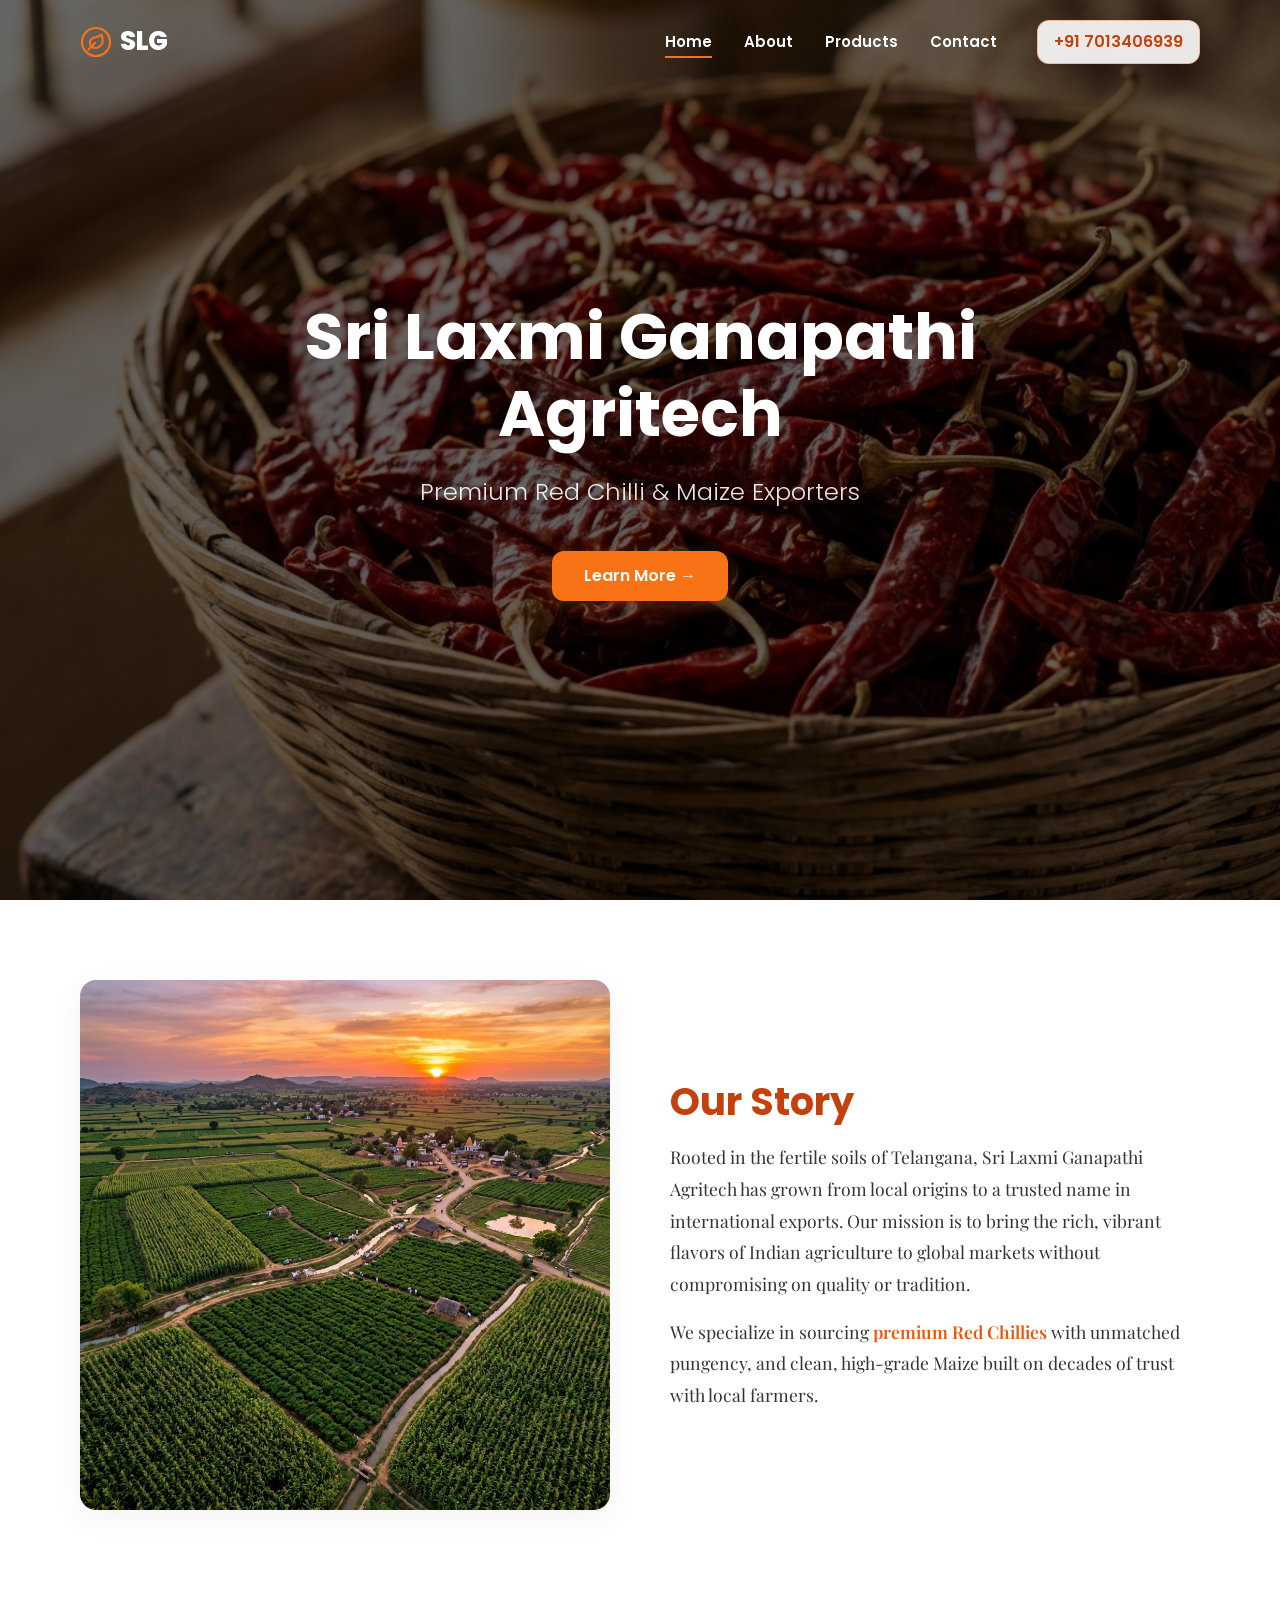
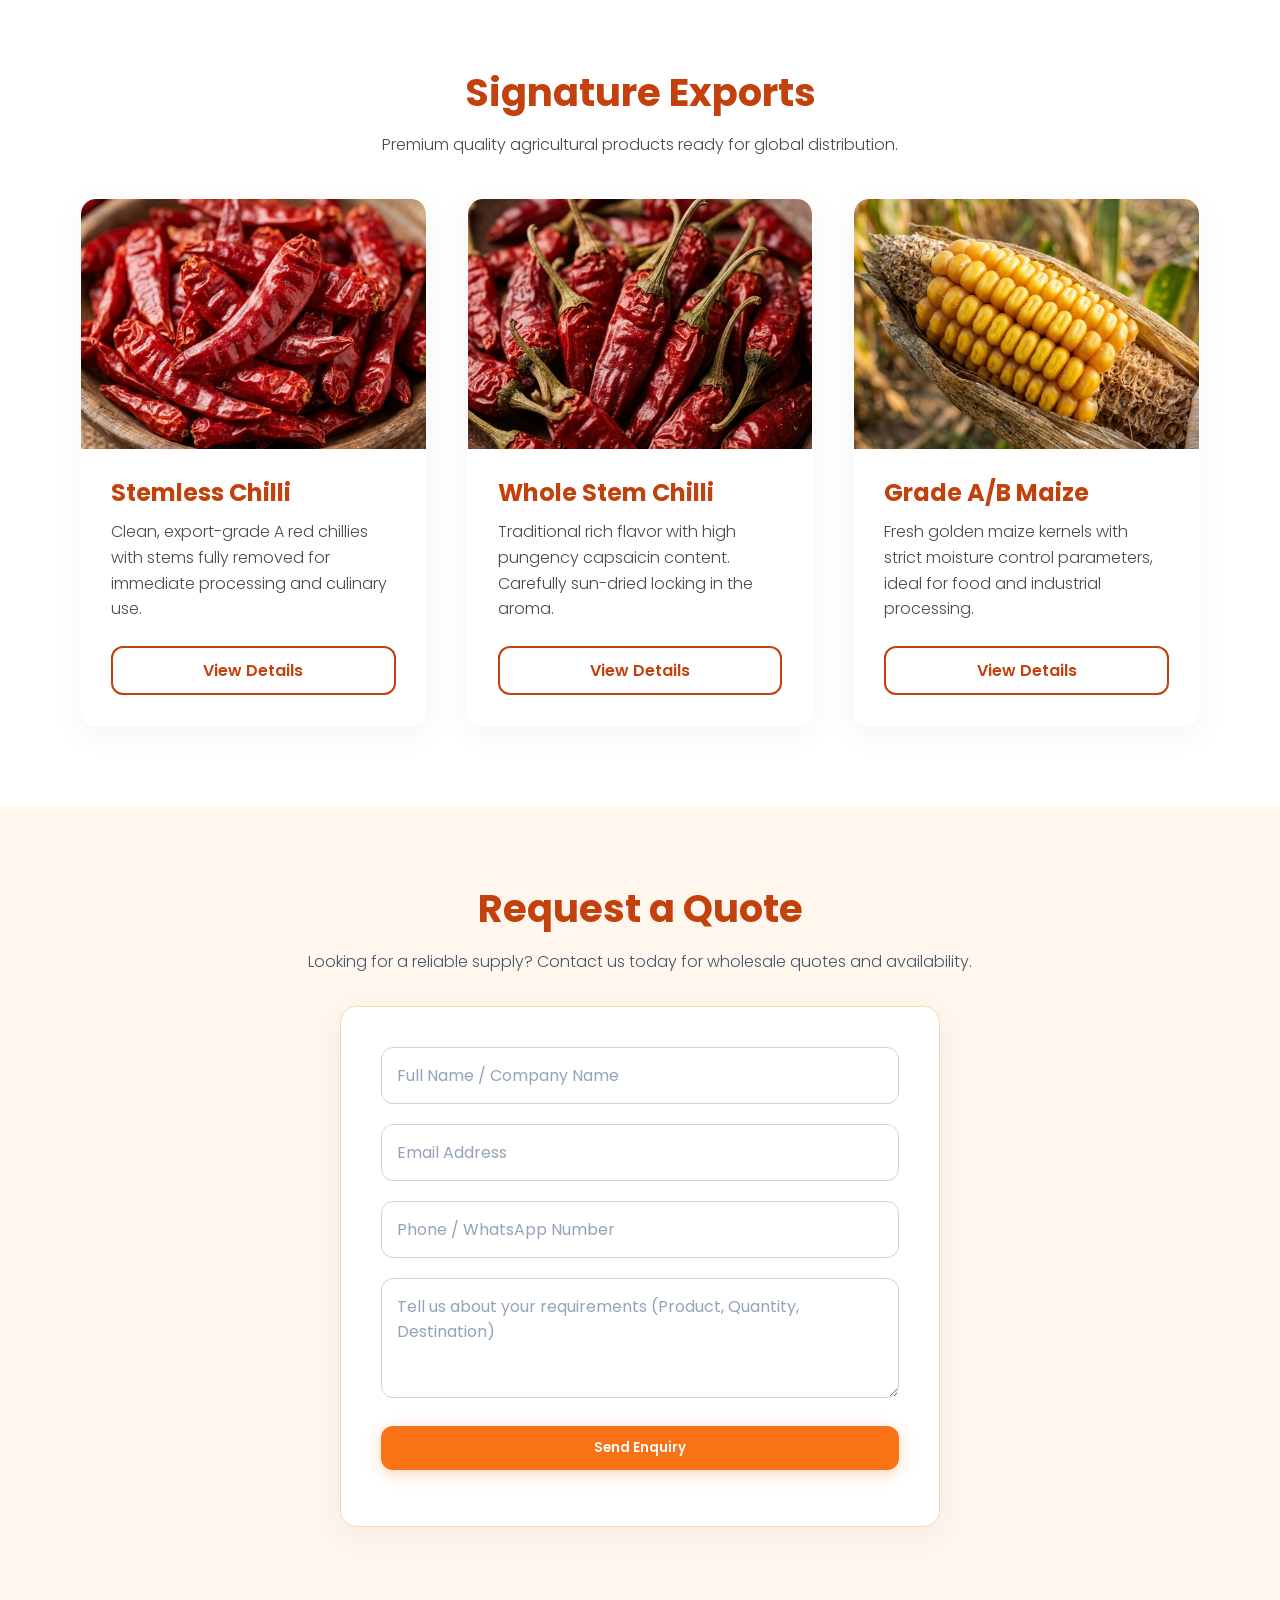
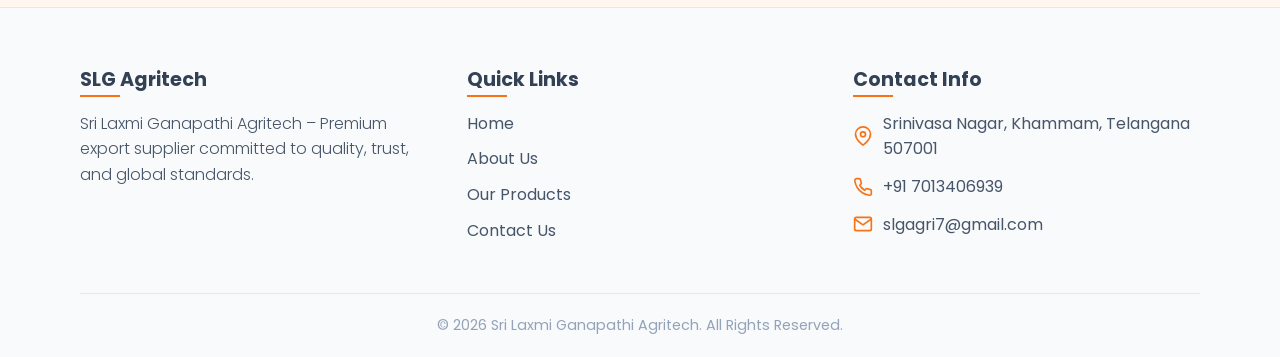
<file: index.html>
<!DOCTYPE html>
<html lang="en">

<head>
  <meta charset="UTF-8">
  <meta name="viewport" content="width=device-width, initial-scale=1.0">
  <meta name="description"
    content="Sri Laxmi Ganapathi Agritech is a leading exporter of premium Stemless Red Chillies, Whole Stem Chillies, and Grade A/B Maize from Telangana. Request a bulk quote today!">
  <title>Sri Laxmi Ganapathi Agritech | Premium Red Chilli & Maize Exporters</title>
  <link rel="canonical" href="https://www.slgagritech.com/">
  <meta name="robots" content="index, follow">
  <meta property="og:title" content="Sri Laxmi Ganapathi Agritech | Premium Red Chilli Exporters" />
  <meta property="og:description" content="Leading exporter of premium Stemless Red Chillies, Whole Stem Chillies, and Grade A/B Maize from Telangana." />
  <meta property="og:url" content="https://www.slgagritech.com/" />
  <meta property="og:type" content="website" />
  <meta property="og:image" content="https://www.slgagritech.com/assets/images/hero.png" />
  <link rel="icon" href="assets/images/favicon.svg" type="image/svg+xml">
  <link rel="stylesheet" href="css/style.css">
  <script type="application/ld+json">
  {
    "@context": "https://schema.org",
    "@type": "Organization",
    "name": "Sri Laxmi Ganapathi Agritech",
    "url": "https://www.slgagritech.com",
    "contactPoint": {
      "@type": "ContactPoint",
      "telephone": "+91-7013406939",
      "contactType": "sales",
      "areaServed": "Global"
    }
  }
  </script>
  <script type="application/ld+json">
  {
    "@context": "https://schema.org",
    "@type": "LocalBusiness",
    "name": "Sri Laxmi Ganapathi Agritech",
    "image": "https://www.slgagritech.com/assets/images/hero.png",
    "url": "https://www.slgagritech.com",
    "telephone": "+91-7013406939",
    "address": {
      "@type": "PostalAddress",
      "streetAddress": "Srinivasa Nagar",
      "addressLocality": "Khammam",
      "addressRegion": "Telangana",
      "postalCode": "507001",
      "addressCountry": "IN"
    }
  }
  </script>
</head>

<body>

  <!-- Glassmorphism Navbar -->
  <nav class="navbar">
    <div class="container">
      <a href="index.html" class="logo">
        <svg class="nav-logo-icon" xmlns="http://www.w3.org/2000/svg" viewBox="0 0 32 32" fill="none"
          stroke="var(--accent-brand)" stroke-linecap="round" stroke-linejoin="round">
          <circle cx="16" cy="16" r="14" stroke-width="2.2"></circle>
          <g transform="translate(7, 7) scale(0.75)" stroke-width="2.93">
            <path d="M11 20A7 7 0 0 1 9.8 6.1C15.5 5 17 4.48 19 2c1 2 2 4.18 2 8 0 5.5-4.78 10-10 10Z"></path>
            <line x1="2" y1="22" x2="11" y2="13"></line>
          </g>
        </svg>
        SLG
      </a>

      <!-- Hamburger Icon for Mobile -->
      <button class="hamburger" aria-label="Toggle navigation">&#9776;</button>

      <div class="nav-menu">
        <div class="nav-links">
          <a href="index.html" class="active">Home</a>
          <a href="about.html">About</a>
          <a href="products.html">Products</a>
          <a href="contact.html">Contact</a>
        </div>
        <a href="tel:+917013406939" class="nav-phone">+91 7013406939</a>
      </div>
    </div>
  </nav>

  <!-- Hero Section -->
  <header class="hero" style="background-image: url('assets/images/hero.png');">
    <div class="container">
      <h1>Sri Laxmi Ganapathi Agritech</h1>
      <p class="subtext">Premium Red Chilli & Maize Exporters</p>
      <a href="about.html" class="btn btn-primary">Learn More &rarr;</a>
    </div>
  </header>

  <!-- Our Story Section -->
  <section id="about" class="split-section">
    <div class="container">
      <div class="split-image scroll-reveal">
        <img src="assets/images/farm.png" alt="Sri Laxmi Ganapathi Agritech Chilli Farms in Telangana" loading="lazy">
      </div>
      <div class="split-content scroll-reveal">
        <h2 class="section-title">Our Story</h2>
        <p class="story-text mb-4">
          Rooted in the fertile soils of Telangana, Sri Laxmi Ganapathi Agritech has grown from local origins to a
          trusted name in international exports.
          Our mission is to bring the rich, vibrant flavors of Indian agriculture to global markets without compromising
          on quality or tradition.
        </p>
        <p class="story-text">
          We specialize in sourcing <a href="products.html#stemless" class="highlight-red" title="View Premium Red Chillies">premium Red Chillies</a> with unmatched pungency, and
          clean, high-grade Maize built on decades of trust with local farmers.
        </p>
      </div>
    </div>
  </section>

  <!-- Product Preview Section -->
  <section id="products" class="products-preview bg-light">
    <div class="container">
      <div class="text-center scroll-reveal">
        <h2 class="section-title">Signature Exports</h2>
        <p>Premium quality agricultural products ready for global distribution.</p>
      </div>

      <div class="product-grid">
        <!-- Stemless Chilli -->
        <article class="product-card scroll-reveal" style="transition-delay: 0.1s;">
          <div class="product-img">
            <img src="assets/images/stemless.png" alt="Export Grade Stemless Red Chilli by Sri Laxmi Ganapathi Agritech" loading="lazy">
          </div>
          <div class="product-info">
            <h3>Stemless Chilli</h3>
            <p>Clean, export-grade A red chillies with stems fully removed for immediate processing and culinary use.
            </p>
            <a href="products.html#stemless" class="btn-outline">View Details</a>
          </div>
        </article>

        <!-- Whole Stem Chilli -->
        <article class="product-card scroll-reveal" style="transition-delay: 0.2s;">
          <div class="product-img">
            <img src="assets/images/whole_stem.png" alt="Premium Whole Stem Red Chilli from Sri Laxmi Ganapathi Agritech" loading="lazy">
          </div>
          <div class="product-info">
            <h3>Whole Stem Chilli</h3>
            <p>Traditional rich flavor with high pungency capsaicin content. Carefully sun-dried locking in the aroma.
            </p>
            <a href="products.html#whole" class="btn-outline">View Details</a>
          </div>
        </article>

        <!-- Grade A/B Maize -->
        <article class="product-card scroll-reveal" style="transition-delay: 0.3s;">
          <div class="product-img">
            <img src="assets/images/maize.png" alt="Grade A/B Export Maize by Sri Laxmi Ganapathi Agritech" loading="lazy">
          </div>
          <div class="product-info">
            <h3>Grade A/B Maize</h3>
            <p>Fresh golden maize kernels with strict moisture control parameters, ideal for food and industrial
              processing.</p>
            <a href="products.html#maize" class="btn-outline">View Details</a>
          </div>
        </article>
      </div>
    </div>
  </section>

  <!-- Global Enquiry Section -->
  <section id="enquiry" class="enquiry-section">
    <div class="container">
      <div class="text-center mb-8 scroll-reveal">
        <h2 class="section-title">Request a Quote</h2>
        <p>Looking for a reliable supply? Contact us today for wholesale quotes and availability.</p>
      </div>

      <div class="enquiry-form scroll-reveal">
        <form id="enquiryForm">
          <input type="hidden" name="access_key" value="6bf9b00e-61cd-420d-aa7c-b193211fee21">
          <input type="hidden" name="subject" value="New Business Enquiry via SLG Agritech Website">
          <input type="checkbox" name="botcheck" style="display: none;">

          <div class="form-group">
            <input type="text" name="name" class="form-control" placeholder="Full Name / Company Name" required>
          </div>
          <div class="form-group">
            <input type="email" name="email" class="form-control" placeholder="Email Address" required>
          </div>
          <div class="form-group">
            <input type="tel" name="phone" class="form-control" placeholder="Phone / WhatsApp Number" required>
          </div>
          <div class="form-group">
            <textarea name="message" class="form-control"
              placeholder="Tell us about your requirements (Product, Quantity, Destination)" required></textarea>
          </div>

          <button type="submit" class="btn btn-primary">Send Enquiry</button>
          <div id="formStatus" class="form-status"></div>
        </form>
      </div>
    </div>
  </section>

  <!-- Footer -->
  <footer>
    <div class="container">
      <div class="footer-grid">
        <!-- Col 1 -->
        <div class="footer-col">
          <h4>SLG Agritech</h4>
          <p>Sri Laxmi Ganapathi Agritech – Premium export supplier committed to quality, trust, and global standards.
          </p>
        </div>

        <!-- Col 2 -->
        <div class="footer-col">
          <h4>Quick Links</h4>
          <ul class="footer-links">
            <li><a href="index.html">Home</a></li>
            <li><a href="about.html">About Us</a></li>
            <li><a href="products.html">Our Products</a></li>
            <li><a href="contact.html">Contact Us</a></li>
          </ul>
        </div>

        <!-- Col 3 -->
        <div class="footer-col">
          <h4>Contact Info</h4>
          <ul class="footer-contact">
            <li>
              <svg xmlns="http://www.w3.org/2000/svg" width="20" height="20" viewBox="0 0 24 24" fill="none"
                stroke="currentColor" stroke-width="2" stroke-linecap="round" stroke-linejoin="round"
                class="footer-icon">
                <path d="M21 10c0 7-9 13-9 13s-9-6-9-13a9 9 0 0 1 18 0z"></path>
                <circle cx="12" cy="10" r="3"></circle>
              </svg>
              <span>Srinivasa Nagar, Khammam, Telangana 507001</span>
            </li>
            <li>
              <svg xmlns="http://www.w3.org/2000/svg" width="20" height="20" viewBox="0 0 24 24" fill="none"
                stroke="currentColor" stroke-width="2" stroke-linecap="round" stroke-linejoin="round"
                class="footer-icon">
                <path
                  d="M22 16.92v3a2 2 0 0 1-2.18 2 19.79 19.79 0 0 1-8.63-3.07 19.5 19.5 0 0 1-6-6 19.79 19.79 0 0 1-3.07-8.67A2 2 0 0 1 4.11 2h3a2 2 0 0 1 2 1.72 12.84 12.84 0 0 0 .7 2.81 2 2 0 0 1-.45 2.11L8.09 9.91a16 16 0 0 0 6 6l1.27-1.27a2 2 0 0 1 2.11-.45 12.84 12.84 0 0 0 2.81.7A2 2 0 0 1 22 16.92z">
                </path>
              </svg>
              <a href="tel:+917013406939">+91 7013406939</a>
            </li>
            <li>
              <svg xmlns="http://www.w3.org/2000/svg" width="20" height="20" viewBox="0 0 24 24" fill="none"
                stroke="currentColor" stroke-width="2" stroke-linecap="round" stroke-linejoin="round"
                class="footer-icon">
                <path d="M4 4h16c1.1 0 2 .9 2 2v12c0 1.1-.9 2-2 2H4c-1.1 0-2-.9-2-2V6c0-1.1.9-2 2-2z"></path>
                <polyline points="22,6 12,13 2,6"></polyline>
              </svg>
              <a href="mailto:slgagri7@gmail.com">slgagri7@gmail.com</a>
            </li>
          </ul>
        </div>
      </div>

      <div class="footer-bottom">
        &copy; 2026 Sri Laxmi Ganapathi Agritech. All Rights Reserved.
      </div>
    </div>
  </footer>

  <script src="js/main.js"></script>
</body>

</html>
</file>
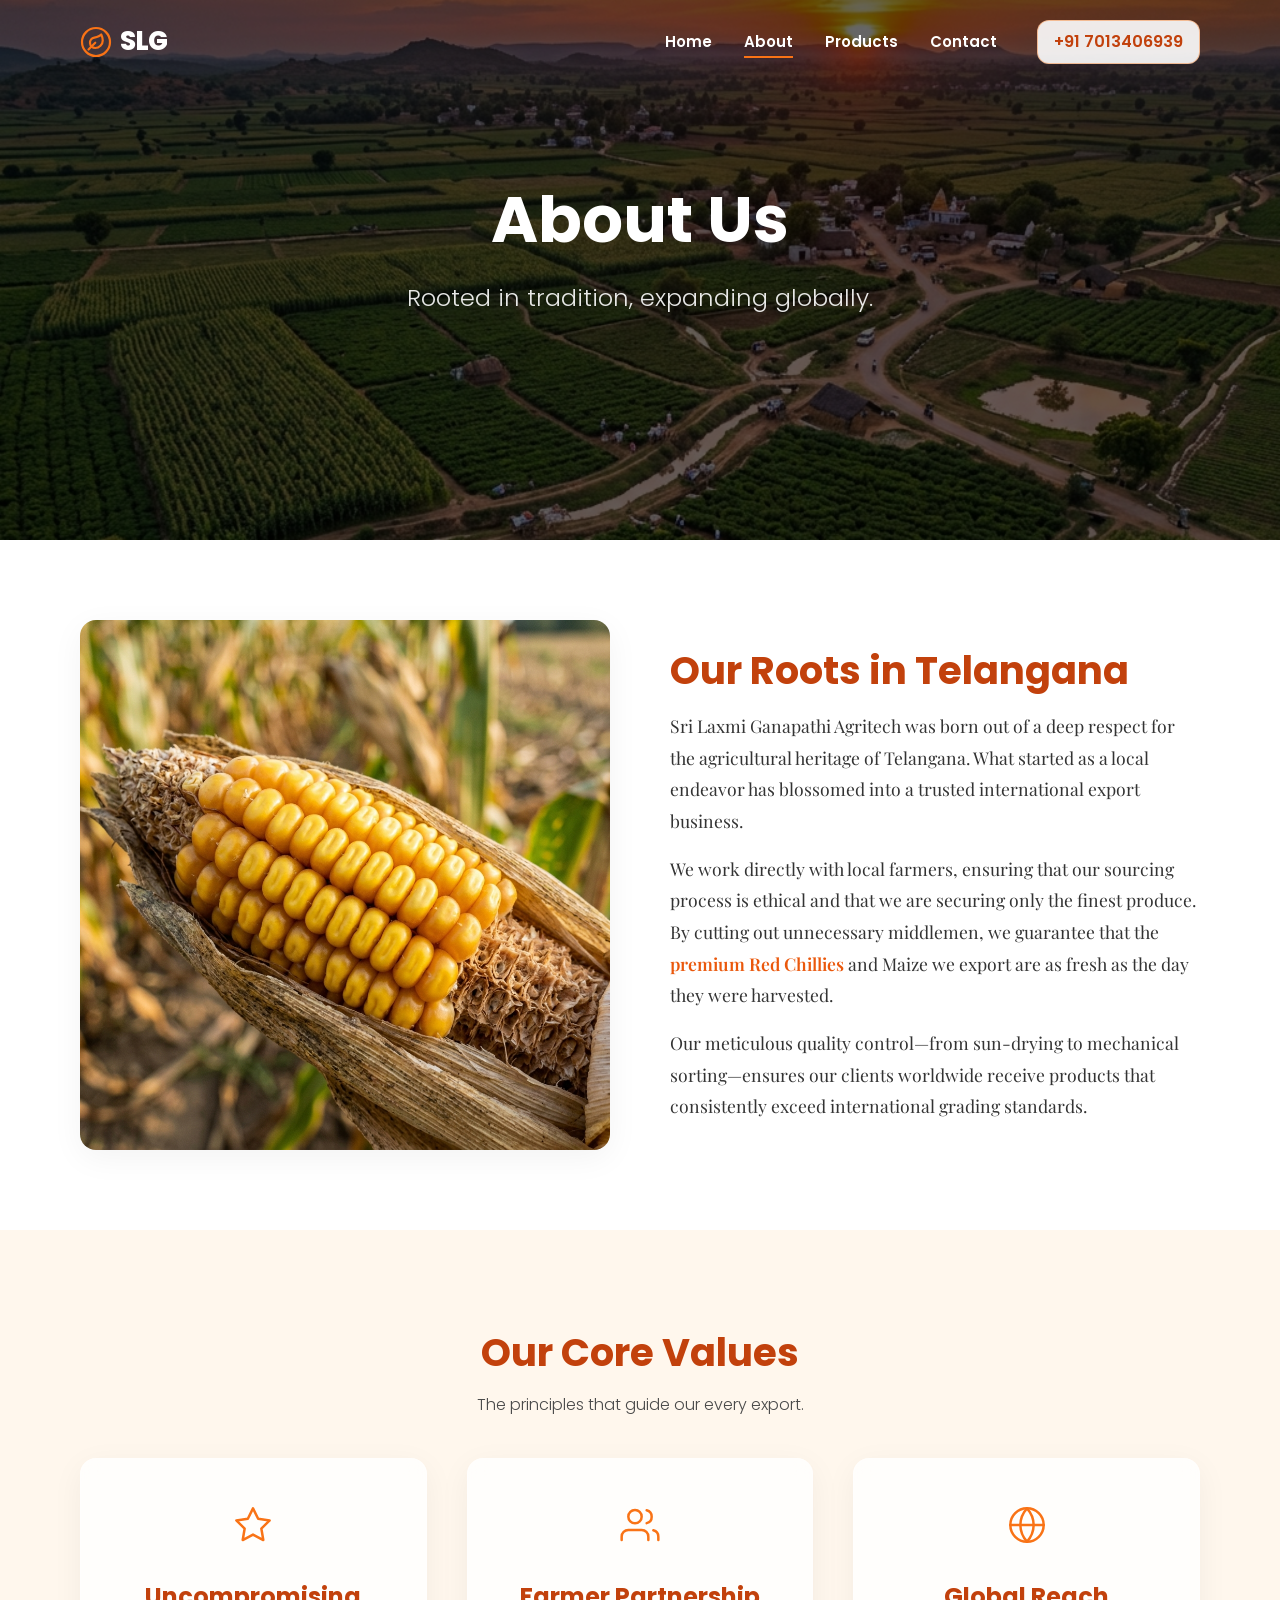
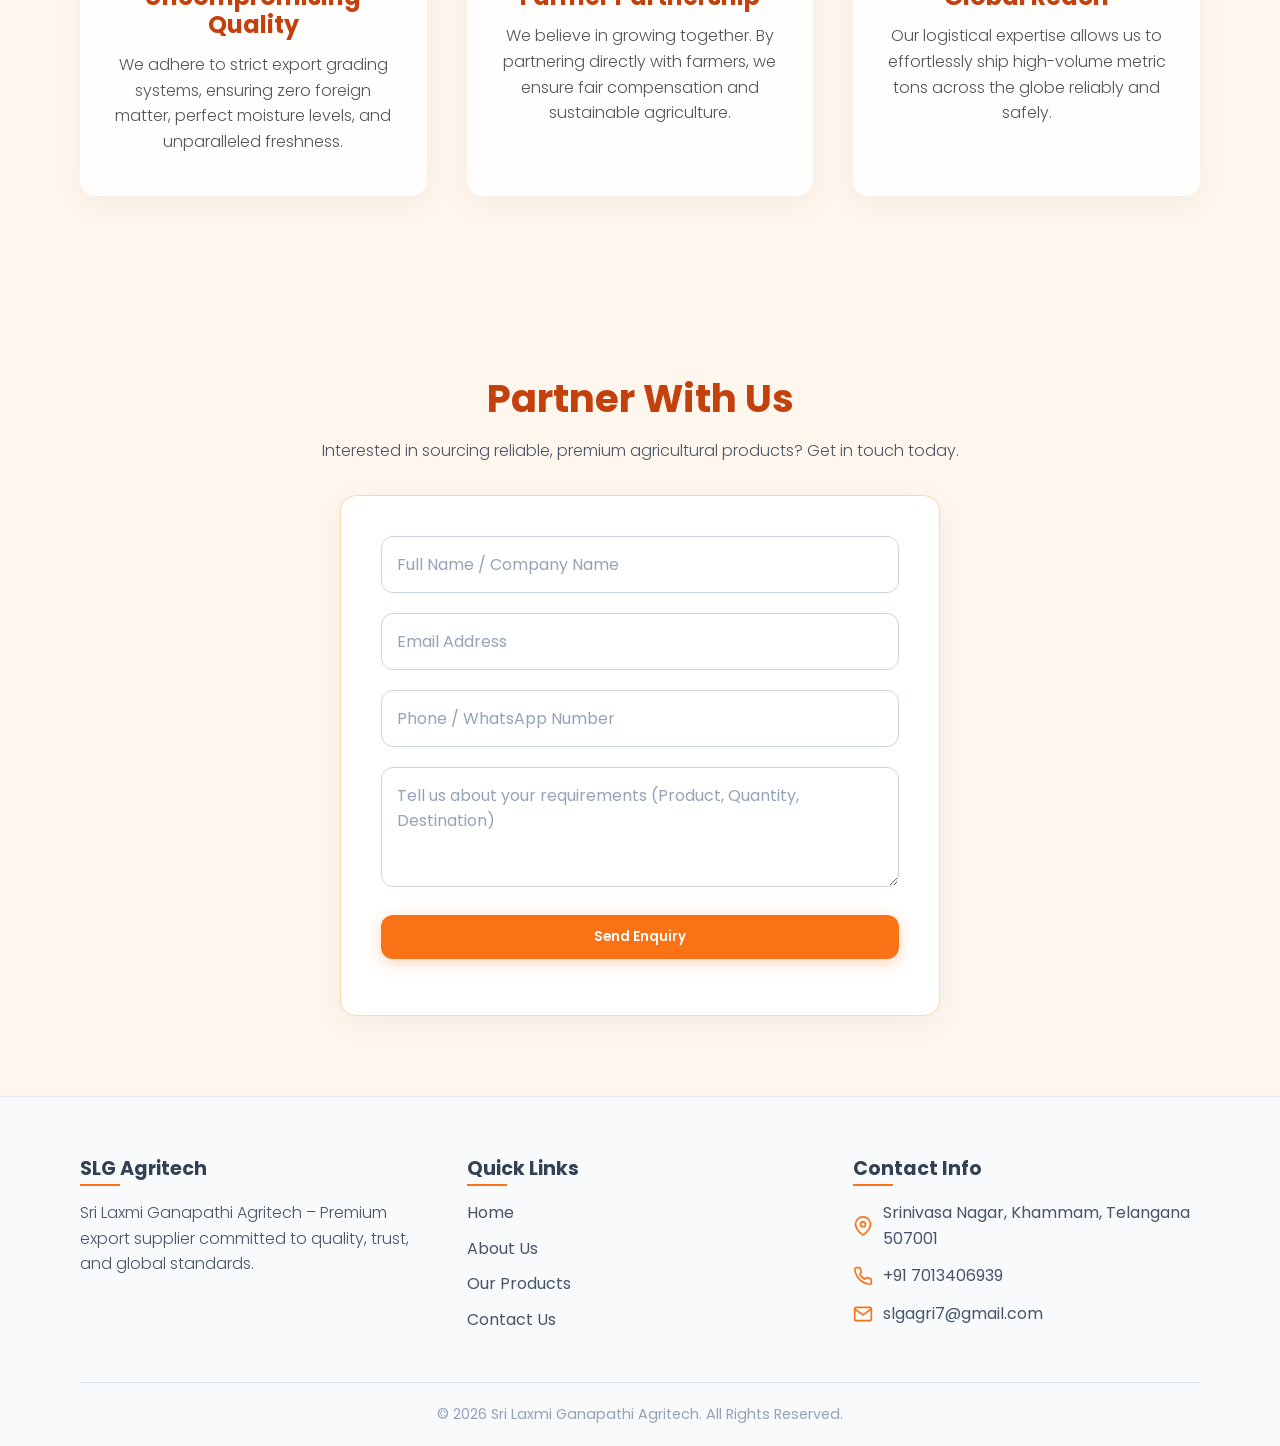
<file: about.html>
<!DOCTYPE html>
<html lang="en">

<head>
  <meta charset="UTF-8">
  <meta name="viewport" content="width=device-width, initial-scale=1.0">
  <meta name="description"
    content="Learn more about Sri Laxmi Ganapathi Agritech. Discover our roots in Telangana and our commitment to premium export quality.">
  <title>About Us | Sri Laxmi Ganapathi Agritech</title>
  <link rel="canonical" href="https://www.slgagritech.com/about.html">
  <meta name="robots" content="index, follow">
  <meta property="og:title" content="About Us | Sri Laxmi Ganapathi Agritech" />
  <meta property="og:description" content="Discover our roots in Telangana and our commitment to premium export quality." />
  <meta property="og:url" content="https://www.slgagritech.com/about.html" />
  <meta property="og:type" content="website" />
  <meta property="og:image" content="https://www.slgagritech.com/assets/images/farm.png" />
  <link rel="icon" href="assets/images/favicon.svg" type="image/svg+xml">
  <link rel="stylesheet" href="css/style.css">
  <style>
    .values-section {
      padding: 100px 0;
      background: #fff7ed;
    }

    .values-grid {
      display: grid;
      grid-template-columns: repeat(auto-fit, minmax(280px, 1fr));
      gap: 40px;
      margin-top: 40px;
    }

    .value-card {
      background: rgba(255, 255, 255, 0.8);
      backdrop-filter: blur(10px);
      -webkit-backdrop-filter: blur(10px);
      padding: 40px 30px;
      border-radius: var(--radius-lg);
      box-shadow: var(--shadow);
      border: 1px solid rgba(255, 255, 255, 0.4);
      text-align: center;
      transition: var(--transition);
    }

    .value-card:hover {
      transform: translateY(-5px);
      box-shadow: var(--shadow-hover);
      border-color: var(--primary);
    }

    .value-icon {
      font-size: 2.5rem;
      color: var(--accent-brand);
      margin-bottom: 20px;
    }

    .value-card h3 {
      font-size: 1.5rem;
      color: var(--primary);
      margin-bottom: 12px;
    }

    .value-card p {
      color: #555;
    }
  </style>
</head>

<body>

  <!-- Navbar -->
  <nav class="navbar">
    <div class="container">
      <a href="index.html" class="logo">
        <svg class="nav-logo-icon" xmlns="http://www.w3.org/2000/svg" viewBox="0 0 32 32" fill="none"
          stroke="var(--accent-brand)" stroke-linecap="round" stroke-linejoin="round">
          <circle cx="16" cy="16" r="14" stroke-width="2.2"></circle>
          <g transform="translate(7, 7) scale(0.75)" stroke-width="2.93">
            <path d="M11 20A7 7 0 0 1 9.8 6.1C15.5 5 17 4.48 19 2c1 2 2 4.18 2 8 0 5.5-4.78 10-10 10Z"></path>
            <line x1="2" y1="22" x2="11" y2="13"></line>
          </g>
        </svg>
        SLG
      </a>
      <button class="hamburger" aria-label="Toggle navigation">&#9776;</button>
      <div class="nav-menu">
        <div class="nav-links">
          <a href="index.html">Home</a>
          <a href="about.html" class="active">About</a>
          <a href="products.html">Products</a>
          <a href="contact.html">Contact</a>
        </div>
        <a href="tel:+917013406939" class="nav-phone">+91 7013406939</a>
      </div>
    </div>
  </nav>

  <!-- About Hero -->
  <header class="hero hero-sm" style="background-image: url('assets/images/farm.png');">
    <div class="container text-center">
      <h1>About Us</h1>
      <p class="subtext">Rooted in tradition, expanding globally.</p>
    </div>
  </header>

  <!-- Our Story Section (Deep Dive) -->
  <section class="split-section">
    <div class="container">
      <div class="split-image scroll-reveal">
        <img src="assets/images/maize.png" alt="High Quality Maize by Sri Laxmi Ganapathi Agritech" loading="lazy">
      </div>
      <div class="split-content scroll-reveal">
        <h2 class="section-title">Our Roots in Telangana</h2>
        <p class="story-text mb-4">
          Sri Laxmi Ganapathi Agritech was born out of a deep respect for the agricultural heritage of Telangana. What
          started as a local endeavor has blossomed into a trusted international export business.
        </p>
        <p class="story-text mb-4">
          We work directly with local farmers, ensuring that our sourcing process is ethical and that we are securing
          only the finest produce. By cutting out unnecessary middlemen, we guarantee that the <a href="products.html#stemless" class="highlight-red" title="View Premium Red Chillies">premium Red Chillies</a> and Maize we export are as fresh as the day they were
          harvested.
        </p>
        <p class="story-text">
          Our meticulous quality control—from sun-drying to mechanical sorting—ensures our clients worldwide receive
          products that consistently exceed international grading standards.
        </p>
      </div>
    </div>
  </section>

  <!-- Core Values Matrix -->
  <section class="values-section">
    <div class="container">
      <div class="text-center scroll-reveal">
        <h2 class="section-title">Our Core Values</h2>
        <p>The principles that guide our every export.</p>
      </div>

      <div class="values-grid">
        <div class="value-card scroll-reveal" style="transition-delay: 0.1s;">
          <div class="value-icon"><svg xmlns="http://www.w3.org/2000/svg" width="40" height="40" viewBox="0 0 24 24"
              fill="none" stroke="currentColor" stroke-width="1.5" stroke-linecap="round" stroke-linejoin="round">
              <polygon
                points="12 2 15.09 8.26 22 9.27 17 14.14 18.18 21.02 12 17.77 5.82 21.02 7 14.14 2 9.27 8.91 8.26 12 2">
              </polygon>
            </svg></div>
          <h3>Uncompromising Quality</h3>
          <p>We adhere to strict export grading systems, ensuring zero foreign matter, perfect moisture levels, and
            unparalleled freshness.</p>
        </div>
        <div class="value-card scroll-reveal" style="transition-delay: 0.2s;">
          <div class="value-icon"><svg xmlns="http://www.w3.org/2000/svg" width="40" height="40" viewBox="0 0 24 24"
              fill="none" stroke="currentColor" stroke-width="1.5" stroke-linecap="round" stroke-linejoin="round">
              <path d="M17 21v-2a4 4 0 0 0-4-4H5a4 4 0 0 0-4 4v2"></path>
              <circle cx="9" cy="7" r="4"></circle>
              <path d="M23 21v-2a4 4 0 0 0-3-3.87"></path>
              <path d="M16 3.13a4 4 0 0 1 0 7.75"></path>
            </svg></div>
          <h3>Farmer Partnership</h3>
          <p>We believe in growing together. By partnering directly with farmers, we ensure fair compensation and
            sustainable agriculture.</p>
        </div>
        <div class="value-card scroll-reveal" style="transition-delay: 0.3s;">
          <div class="value-icon"><svg xmlns="http://www.w3.org/2000/svg" width="40" height="40" viewBox="0 0 24 24"
              fill="none" stroke="currentColor" stroke-width="1.5" stroke-linecap="round" stroke-linejoin="round">
              <circle cx="12" cy="12" r="10"></circle>
              <line x1="2" y1="12" x2="22" y2="12"></line>
              <path d="M12 2a15.3 15.3 0 0 1 4 10 15.3 15.3 0 0 1-4 10 15.3 15.3 0 0 1-4-10 15.3 15.3 0 0 1 4-10z">
              </path>
            </svg></div>
          <h3>Global Reach</h3>
          <p>Our logistical expertise allows us to effortlessly ship high-volume metric tons across the globe reliably
            and safely.</p>
        </div>
      </div>
    </div>
  </section>

  <!-- Global Enquiry Section -->
  <section id="enquiry" class="enquiry-section">
    <div class="container">
      <div class="text-center mb-8 scroll-reveal">
        <h2 class="section-title">Partner With Us</h2>
        <p>Interested in sourcing reliable, premium agricultural products? Get in touch today.</p>
      </div>

      <div class="enquiry-form scroll-reveal">
        <form id="enquiryForm">
          <input type="hidden" name="access_key" value="6bf9b00e-61cd-420d-aa7c-b193211fee21">
          <input type="hidden" name="subject" value="New Partnership Enquiry via SLG Agritech Website">
          <input type="checkbox" name="botcheck" style="display: none;">

          <div class="form-group">
            <input type="text" name="name" class="form-control" placeholder="Full Name / Company Name" required>
          </div>
          <div class="form-group">
            <input type="email" name="email" class="form-control" placeholder="Email Address" required>
          </div>
          <div class="form-group">
            <input type="tel" name="phone" class="form-control" placeholder="Phone / WhatsApp Number" required>
          </div>
          <div class="form-group">
            <textarea name="message" class="form-control"
              placeholder="Tell us about your requirements (Product, Quantity, Destination)" required></textarea>
          </div>

          <button type="submit" class="btn btn-primary">Send Enquiry</button>
          <div id="formStatus" class="form-status"></div>
        </form>
      </div>
    </div>
  </section>

  <!-- Footer -->
  <footer>
    <div class="container">
      <div class="footer-grid">
        <!-- Col 1 -->
        <div class="footer-col">
          <h4>SLG Agritech</h4>
          <p>Sri Laxmi Ganapathi Agritech – Premium export supplier committed to quality, trust, and global standards.
          </p>
        </div>

        <!-- Col 2 -->
        <div class="footer-col">
          <h4>Quick Links</h4>
          <ul class="footer-links">
            <li><a href="index.html">Home</a></li>
            <li><a href="about.html">About Us</a></li>
            <li><a href="products.html">Our Products</a></li>
            <li><a href="contact.html">Contact Us</a></li>
          </ul>
        </div>

        <!-- Col 3 -->
        <div class="footer-col">
          <h4>Contact Info</h4>
          <ul class="footer-contact">
            <li>
              <svg xmlns="http://www.w3.org/2000/svg" width="20" height="20" viewBox="0 0 24 24" fill="none"
                stroke="currentColor" stroke-width="2" stroke-linecap="round" stroke-linejoin="round"
                class="footer-icon">
                <path d="M21 10c0 7-9 13-9 13s-9-6-9-13a9 9 0 0 1 18 0z"></path>
                <circle cx="12" cy="10" r="3"></circle>
              </svg>
              <span>Srinivasa Nagar, Khammam, Telangana 507001</span>
            </li>
            <li>
              <svg xmlns="http://www.w3.org/2000/svg" width="20" height="20" viewBox="0 0 24 24" fill="none"
                stroke="currentColor" stroke-width="2" stroke-linecap="round" stroke-linejoin="round"
                class="footer-icon">
                <path
                  d="M22 16.92v3a2 2 0 0 1-2.18 2 19.79 19.79 0 0 1-8.63-3.07 19.5 19.5 0 0 1-6-6 19.79 19.79 0 0 1-3.07-8.67A2 2 0 0 1 4.11 2h3a2 2 0 0 1 2 1.72 12.84 12.84 0 0 0 .7 2.81 2 2 0 0 1-.45 2.11L8.09 9.91a16 16 0 0 0 6 6l1.27-1.27a2 2 0 0 1 2.11-.45 12.84 12.84 0 0 0 2.81.7A2 2 0 0 1 22 16.92z">
                </path>
              </svg>
              <a href="tel:+917013406939">+91 7013406939</a>
            </li>
            <li>
              <svg xmlns="http://www.w3.org/2000/svg" width="20" height="20" viewBox="0 0 24 24" fill="none"
                stroke="currentColor" stroke-width="2" stroke-linecap="round" stroke-linejoin="round"
                class="footer-icon">
                <path d="M4 4h16c1.1 0 2 .9 2 2v12c0 1.1-.9 2-2 2H4c-1.1 0-2-.9-2-2V6c0-1.1.9-2 2-2z"></path>
                <polyline points="22,6 12,13 2,6"></polyline>
              </svg>
              <a href="mailto:slgagri7@gmail.com">slgagri7@gmail.com</a>
            </li>
          </ul>
        </div>
      </div>

      <div class="footer-bottom">
        &copy; 2026 Sri Laxmi Ganapathi Agritech. All Rights Reserved.
      </div>
    </div>
  </footer>

  <script src="js/main.js"></script>
</body>

</html>
</file>
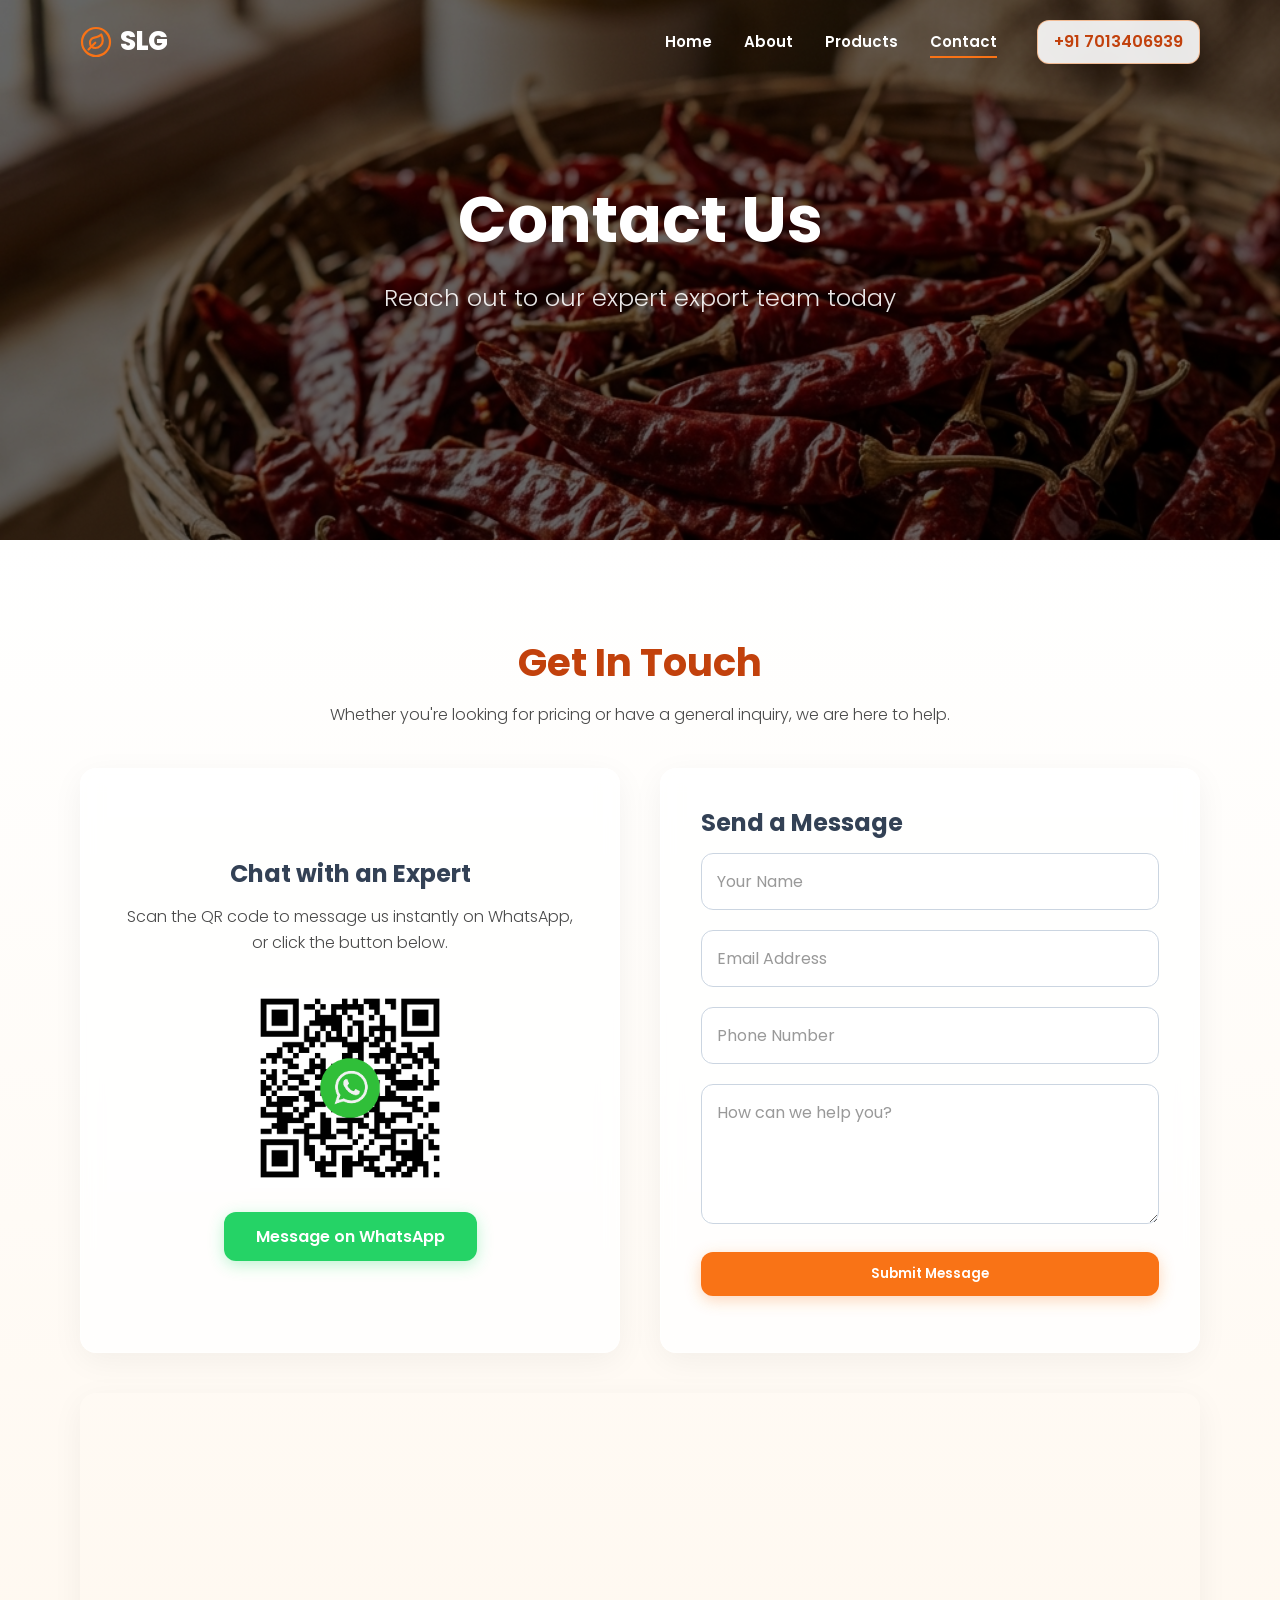
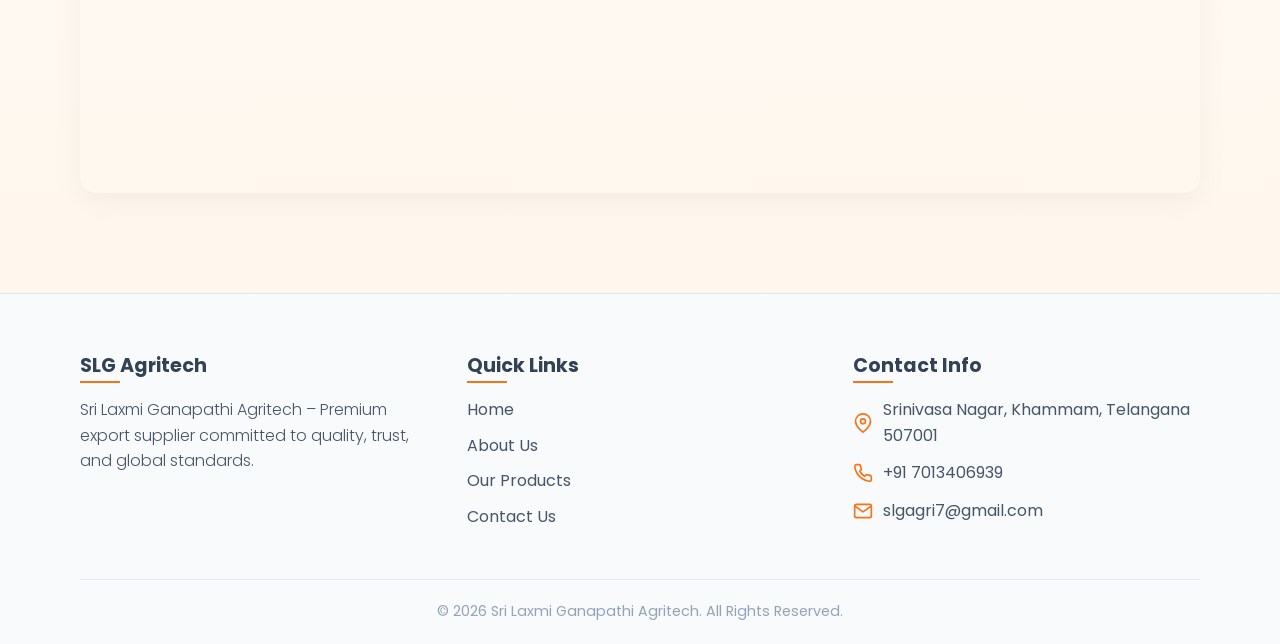
<file: contact.html>
<!DOCTYPE html>
<html lang="en">

<head>
  <meta charset="UTF-8">
  <meta name="viewport" content="width=device-width, initial-scale=1.0">
  <meta name="description"
    content="Contact Sri Laxmi Ganapathi Agritech. Reach out for export requirements of Top Grade Red Chillies and Maize.">
  <title>Contact Us | Sri Laxmi Ganapathi Agritech</title>
  <link rel="canonical" href="https://www.slgagritech.com/contact.html">
  <meta name="robots" content="index, follow">
  <meta property="og:title" content="Contact Us | Sri Laxmi Ganapathi Agritech" />
  <meta property="og:description" content="Reach out to Sri Laxmi Ganapathi Agritech for all your export requirements of Top Grade Red Chillies and Maize." />
  <meta property="og:url" content="https://www.slgagritech.com/contact.html" />
  <meta property="og:type" content="website" />
  <meta property="og:image" content="https://www.slgagritech.com/assets/images/hero.png" />
  <link rel="icon" href="assets/images/favicon.svg" type="image/svg+xml">
  <link rel="stylesheet" href="css/style.css">
  <style>
    .contact-layout {
      padding: 100px 0;
      background: linear-gradient(180deg, var(--background) 0%, #fff7ed 100%);
    }

    .contact-grid {
      display: grid;
      grid-template-columns: 1fr 1fr;
      gap: 40px;
      margin-top: 40px;
    }

    @media (max-width: 768px) {
      .contact-grid {
        grid-template-columns: 1fr;
      }
    }

    .contact-card {
      background: rgba(255, 255, 255, 0.8);
      backdrop-filter: blur(10px);
      -webkit-backdrop-filter: blur(10px);
      padding: 40px;
      border-radius: var(--radius-lg);
      box-shadow: var(--shadow);
      border: 1px solid rgba(255, 255, 255, 0.4);
      height: 100%;
    }

    /* WhatsApp Card specific */
    .wa-card {
      text-align: center;
      display: flex;
      flex-direction: column;
      align-items: center;
      justify-content: center;
    }

    .wa-qr-placeholder {
      width: 200px;
      height: 200px;
      display: flex;
      align-items: center;
      justify-content: center;
      margin-bottom: 24px;
    }

    .wa-qr-placeholder img {
      width: 100%;
      height: auto;
      object-fit: contain;
    }

    .btn-whatsapp {
      background: #25D366;
      color: white;
      box-shadow: 0 4px 16px rgba(37, 211, 102, 0.3);
      display: inline-flex;
      align-items: center;
      gap: 10px;
    }

    .btn-whatsapp:hover {
      background: #128C7E;
      transform: translateY(-2px);
      box-shadow: 0 6px 24px rgba(37, 211, 102, 0.4);
    }

    /* Override Form Dark Mode defaults for this card layout */
    .contact-card .form-control {
      background: #ffffff;
      border: 1px solid #cbd5e1;
      color: var(--text-dark);
    }

    .contact-card .form-control::placeholder {
      color: #999;
    }

    .contact-card .form-control:focus {
      border-color: var(--primary);
      background: #fff;
    }

    /* Map Section */
    .map-section {
      width: 100%;
      height: 400px;
      border-radius: var(--radius-lg);
      overflow: hidden;
      margin-top: 40px;
      box-shadow: var(--shadow);
    }
  </style>
</head>

<body>

  <!-- Navbar -->
  <nav class="navbar">
    <div class="container">
      <a href="index.html" class="logo">
        <svg class="nav-logo-icon" xmlns="http://www.w3.org/2000/svg" viewBox="0 0 32 32" fill="none"
          stroke="var(--accent-brand)" stroke-linecap="round" stroke-linejoin="round">
          <circle cx="16" cy="16" r="14" stroke-width="2.2"></circle>
          <g transform="translate(7, 7) scale(0.75)" stroke-width="2.93">
            <path d="M11 20A7 7 0 0 1 9.8 6.1C15.5 5 17 4.48 19 2c1 2 2 4.18 2 8 0 5.5-4.78 10-10 10Z"></path>
            <line x1="2" y1="22" x2="11" y2="13"></line>
          </g>
        </svg>
        SLG
      </a>
      <button class="hamburger" aria-label="Toggle navigation">&#9776;</button>
      <div class="nav-menu">
        <div class="nav-links">
          <a href="index.html">Home</a>
          <a href="about.html">About</a>
          <a href="products.html">Products</a>
          <a href="contact.html" class="active">Contact</a>
        </div>
        <a href="tel:+917013406939" class="nav-phone">+91 7013406939</a>
      </div>
    </div>
  </nav>

  <!-- Contact Hero -->
  <header class="hero hero-sm" style="background-image: url('assets/images/hero.png');">
    <div class="container text-center">
      <h1>Contact Us</h1>
      <p class="subtext">Reach out to our expert export team today</p>
    </div>
  </header>

  <!-- Contact Section -->
  <section class="contact-layout">
    <div class="container">
      <div class="text-center scroll-reveal">
        <h2 class="section-title">Get In Touch</h2>
        <p>Whether you're looking for pricing or have a general inquiry, we are here to help.</p>
      </div>

      <div class="contact-grid">

        <!-- Chat with an Expert (WhatsApp) -->
        <div class="contact-card wa-card scroll-reveal">
          <h2 class="mb-4 text-center">Chat with an Expert</h2>
          <p class="mb-8 text-center">Scan the QR code to message us instantly on WhatsApp, or click the button below.
          </p>

          <div class="wa-qr-placeholder">
            <img src="assets/images/qr-code.png" alt="WhatsApp QR Code" aria-label="Scan this QR code to contact Sri Laxmi Ganapathi Agritech on WhatsApp">
          </div>

          <a href="https://wa.me/917013406939" target="_blank" class="btn btn-whatsapp">
            Message on WhatsApp
          </a>
        </div>

        <!-- Direct Contact Form -->
        <div class="contact-card scroll-reveal" style="transition-delay: 0.2s;">
          <h2 class="mb-4">Send a Message</h2>
          <form id="enquiryForm" style="width: 100%;">
            <input type="hidden" name="access_key" value="6bf9b00e-61cd-420d-aa7c-b193211fee21">
            <input type="hidden" name="subject" value="New Website Contact Form Submission">
            <input type="checkbox" name="botcheck" style="display: none;">

            <div class="form-group">
              <input type="text" name="name" class="form-control" placeholder="Your Name" required>
            </div>
            <div class="form-group">
              <input type="email" name="email" class="form-control" placeholder="Email Address" required>
            </div>
            <div class="form-group">
              <input type="tel" name="phone" class="form-control" placeholder="Phone Number" required>
            </div>
            <div class="form-group">
              <textarea name="message" class="form-control" placeholder="How can we help you?" required
                style="min-height: 140px;"></textarea>
            </div>

            <button type="submit" class="btn btn-primary" style="width: 100%;">Submit Message</button>
            <div id="formStatus" class="form-status" style="color:var(--text-dark);"></div>
          </form>
        </div>
      </div>

      <!-- Google Maps Embed Khammam -->
      <div class="map-section scroll-reveal" style="transition-delay: 0.3s;">
        <iframe
          src="https://www.google.com/maps/embed?pb=!1m17!1m12!1m3!1d899.0218036350913!2d80.13610783922132!3d17.228024123273485!2m3!1f0!2f0!3f0!3m2!1i1024!2i768!4f13.1!3m2!1m1!2zMTfCsDEzJzQwLjciTiA4MMKwMDgnMTIuMiJF!5e0!3m2!1sen!2sin!4v1774760518203!5m2!1sen!2sin"
          width="100%" height="100%" style="border:0;" allowfullscreen="" loading="lazy"
          referrerpolicy="no-referrer-when-downgrade"></iframe>
      </div>


    </div>
  </section>

  <!-- Footer -->
  <footer>
    <div class="container">
      <div class="footer-grid">
        <div class="footer-col">
          <h4>SLG Agritech</h4>
          <p>Sri Laxmi Ganapathi Agritech – Premium export supplier committed to quality, trust, and global standards.
          </p>
        </div>
        <div class="footer-col">
          <h4>Quick Links</h4>
          <ul class="footer-links">
            <li><a href="index.html">Home</a></li>
            <li><a href="about.html">About Us</a></li>
            <li><a href="products.html">Our Products</a></li>
            <li><a href="contact.html">Contact Us</a></li>
          </ul>
        </div>
        <div class="footer-col">
          <h4>Contact Info</h4>
          <ul class="footer-contact">
            <li>
              <svg xmlns="http://www.w3.org/2000/svg" width="20" height="20" viewBox="0 0 24 24" fill="none"
                stroke="currentColor" stroke-width="2" stroke-linecap="round" stroke-linejoin="round"
                class="footer-icon">
                <path d="M21 10c0 7-9 13-9 13s-9-6-9-13a9 9 0 0 1 18 0z"></path>
                <circle cx="12" cy="10" r="3"></circle>
              </svg>
              <span>Srinivasa Nagar, Khammam, Telangana 507001</span>
            </li>
            <li>
              <svg xmlns="http://www.w3.org/2000/svg" width="20" height="20" viewBox="0 0 24 24" fill="none"
                stroke="currentColor" stroke-width="2" stroke-linecap="round" stroke-linejoin="round"
                class="footer-icon">
                <path
                  d="M22 16.92v3a2 2 0 0 1-2.18 2 19.79 19.79 0 0 1-8.63-3.07 19.5 19.5 0 0 1-6-6 19.79 19.79 0 0 1-3.07-8.67A2 2 0 0 1 4.11 2h3a2 2 0 0 1 2 1.72 12.84 12.84 0 0 0 .7 2.81 2 2 0 0 1-.45 2.11L8.09 9.91a16 16 0 0 0 6 6l1.27-1.27a2 2 0 0 1 2.11-.45 12.84 12.84 0 0 0 2.81.7A2 2 0 0 1 22 16.92z">
                </path>
              </svg>
              <a href="tel:+917013406939">+91 7013406939</a>
            </li>
            <li>
              <svg xmlns="http://www.w3.org/2000/svg" width="20" height="20" viewBox="0 0 24 24" fill="none"
                stroke="currentColor" stroke-width="2" stroke-linecap="round" stroke-linejoin="round"
                class="footer-icon">
                <path d="M4 4h16c1.1 0 2 .9 2 2v12c0 1.1-.9 2-2 2H4c-1.1 0-2-.9-2-2V6c0-1.1.9-2 2-2z"></path>
                <polyline points="22,6 12,13 2,6"></polyline>
              </svg>
              <a href="mailto:slgagri7@gmail.com">slgagri7@gmail.com</a>
            </li>
          </ul>
        </div>
      </div>
      <div class="footer-bottom">&copy; 2026 Sri Laxmi Ganapathi Agritech. All Rights Reserved.</div>
    </div>
  </footer>

  <script src="js/main.js"></script>
</body>

</html>
</file>
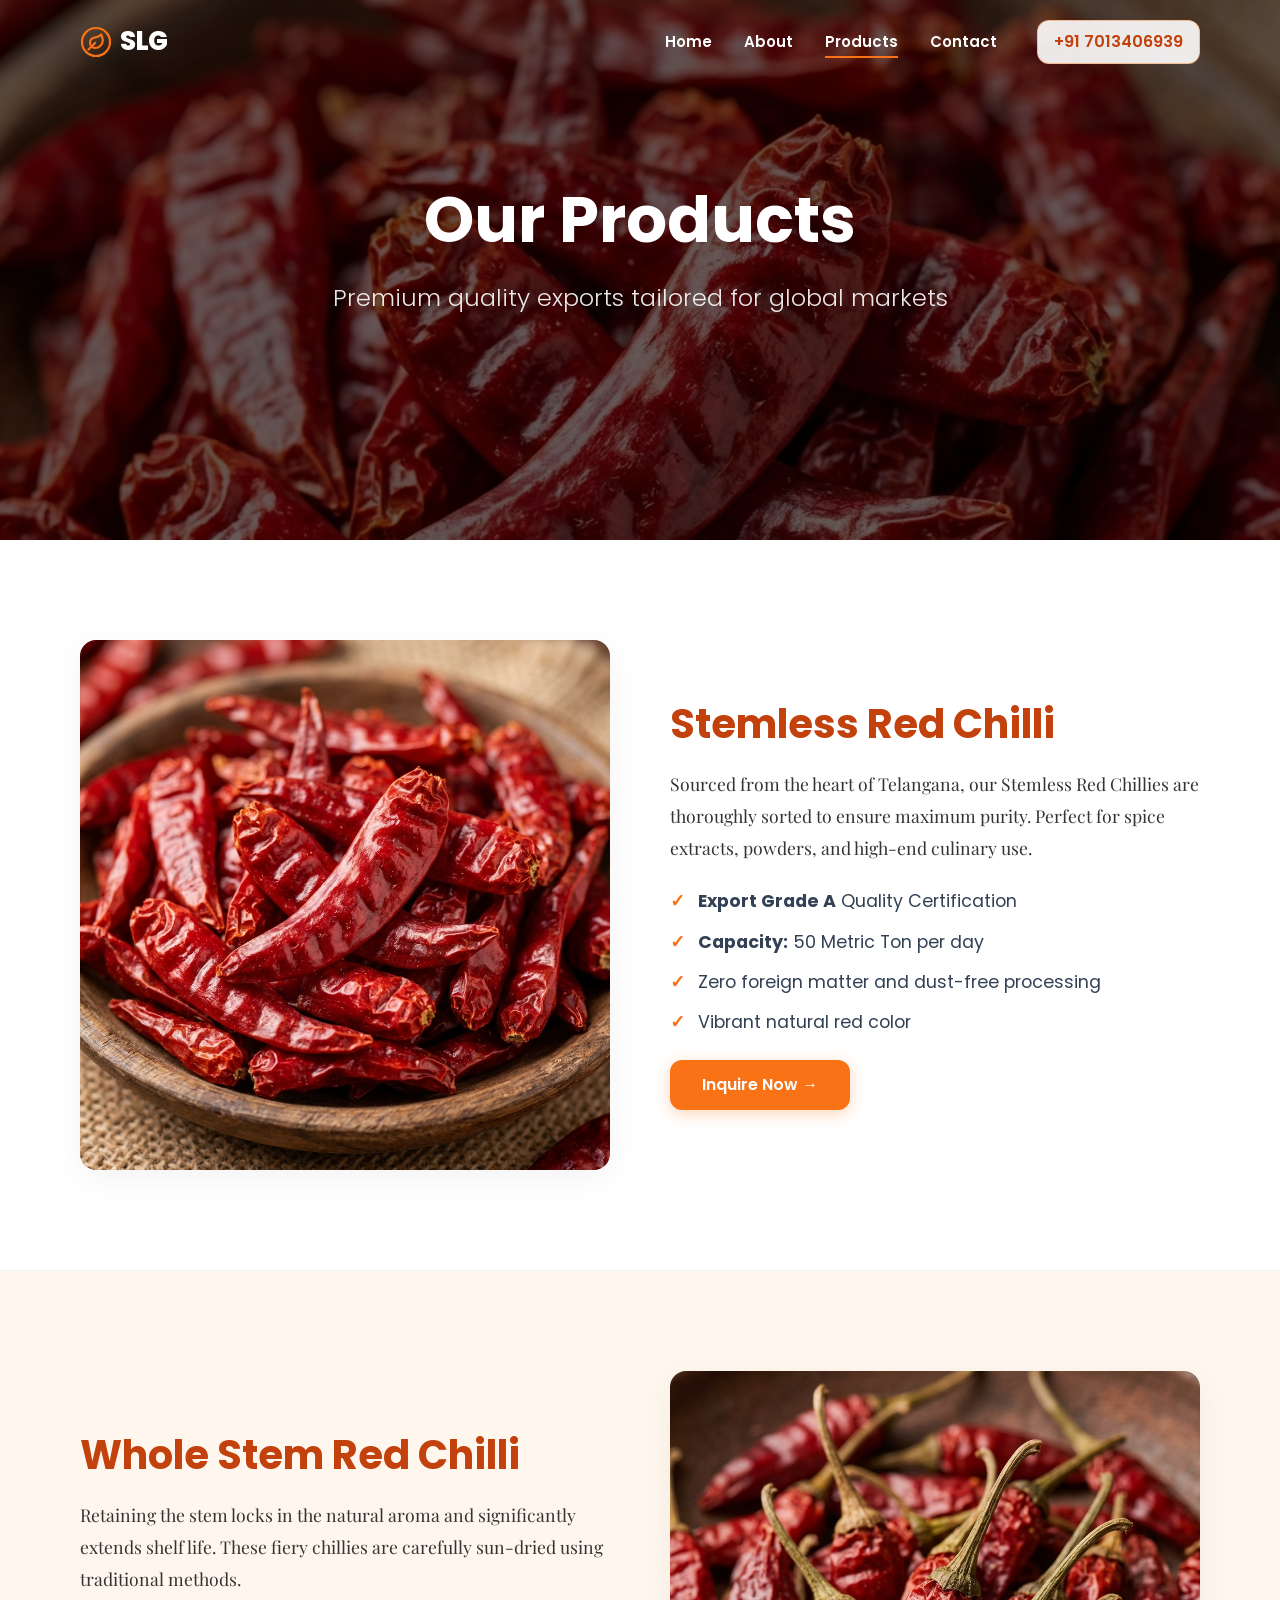
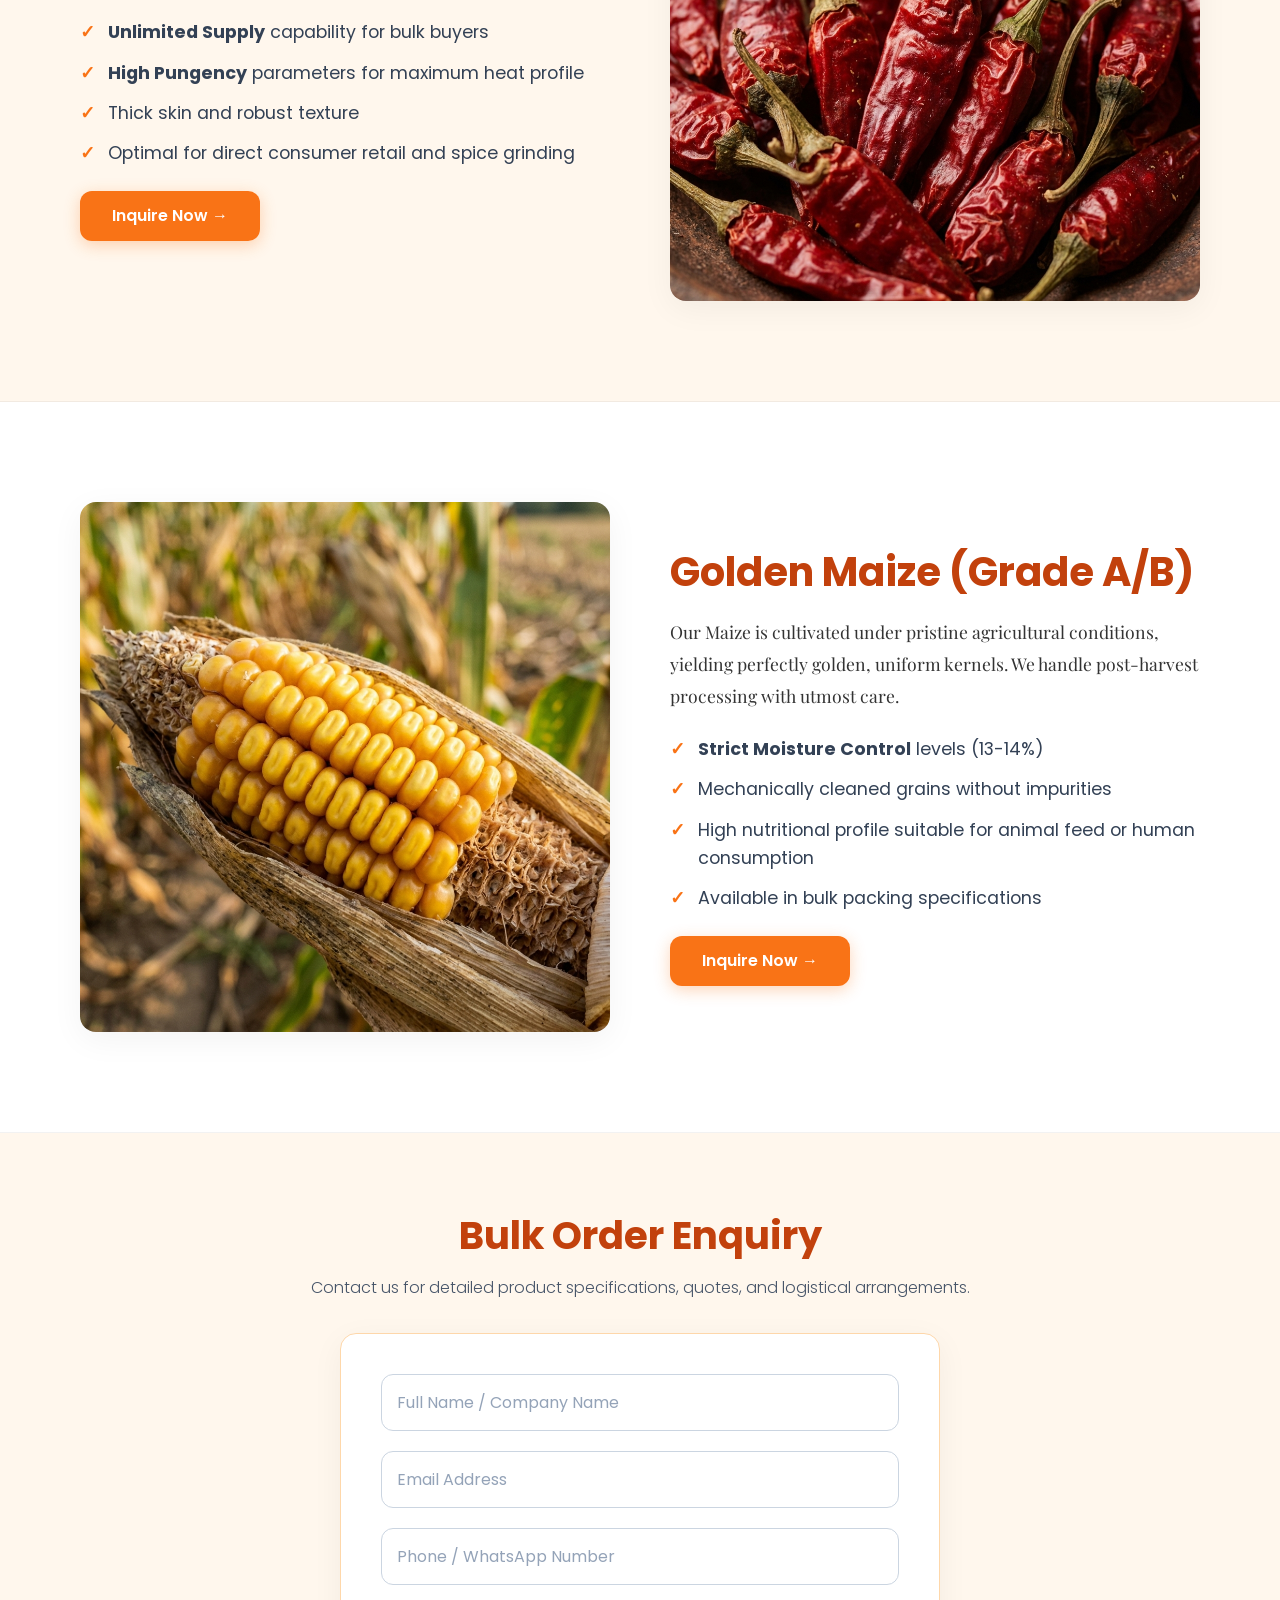
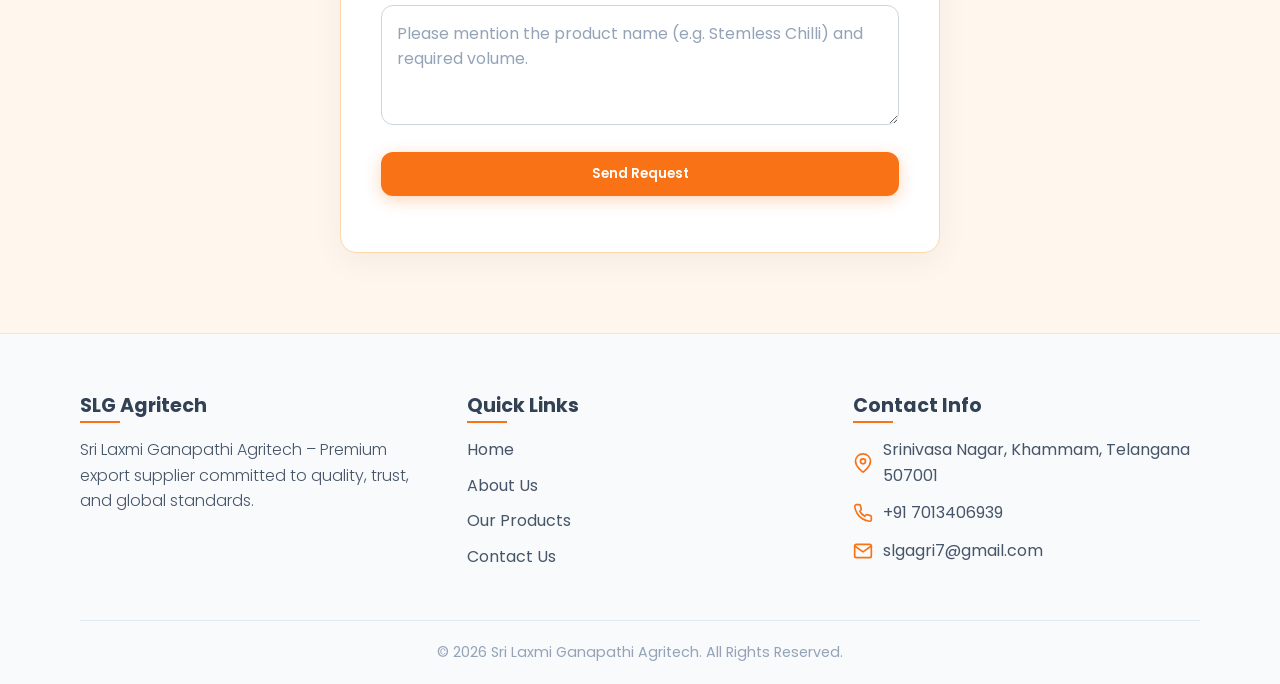
<file: products.html>
<!DOCTYPE html>
<html lang="en">

<head>
  <meta charset="UTF-8">
  <meta name="viewport" content="width=device-width, initial-scale=1.0">
  <meta name="description"
    content="Sri Laxmi Ganapathi Agritech Products - Stemless Chilli, Whole Stem Chilli, and Grade A/B Maize available for international export.">
  <title>Our Products | Sri Laxmi Ganapathi Agritech</title>
  <link rel="canonical" href="https://www.slgagritech.com/products.html">
  <meta name="robots" content="index, follow">
  <meta property="og:title" content="Our Products | Sri Laxmi Ganapathi Agritech" />
  <meta property="og:description" content="Premium export grade Stemless Chilli, Whole Stem Chilli, and Grade A/B Maize." />
  <meta property="og:url" content="https://www.slgagritech.com/products.html" />
  <meta property="og:type" content="website" />
  <meta property="og:image" content="https://www.slgagritech.com/assets/images/stemless.png" />
  <link rel="icon" href="assets/images/favicon.svg" type="image/svg+xml">
  <link rel="stylesheet" href="css/style.css">
  <script type="application/ld+json">
  {
    "@context": "https://schema.org/",
    "@type": "Product",
    "name": "Stemless Red Chilli - Export Grade A",
    "image": "https://www.slgagritech.com/assets/images/stemless.png",
    "description": "Premium Grade A stemless red chillies with high pungency, sourced from Telangana.",
    "brand": {
      "@type": "Brand",
      "name": "SLG Agritech"
    },
    "offers": {
      "@type": "AggregateOffer",
      "availability": "https://schema.org/InStock",
      "priceCurrency": "USD"
    }
  }
  </script>
  <style>
    .product-section {
      padding: 100px 0;
      border-bottom: 1px solid rgba(0, 0, 0, 0.05);
    }

    .product-section.bg-alt {
      background: #fff7ed;
      /* slight orange tint */
    }

    .alternating-layout .container {
      display: flex;
      align-items: center;
      gap: 60px;
    }

    .alternating-layout.reverse .container {
      flex-direction: row-reverse;
    }

    .prod-image {
      flex: 1;
      border-radius: var(--radius-lg);
      overflow: hidden;
      box-shadow: var(--shadow);
    }

    .prod-image img {
      width: 100%;
      height: 100%;
      object-fit: cover;
      transition: transform 0.5s ease;
    }

    .prod-image:hover img {
      transform: scale(1.05);
    }

    .prod-details {
      flex: 1;
    }

    .prod-title {
      font-size: 2.5rem;
      color: var(--primary);
      margin-bottom: 20px;
    }

    .prod-features {
      margin: 24px 0;
      list-style: none;
    }

    .prod-features li {
      margin-bottom: 12px;
      font-size: 1.1rem;
      position: relative;
      padding-left: 28px;
    }

    .prod-features li::before {
      content: '✓';
      position: absolute;
      left: 0;
      top: 0;
      color: var(--accent-brand);
      font-weight: bold;
    }

    @media (max-width: 768px) {

      .alternating-layout .container,
      .alternating-layout.reverse .container {
        flex-direction: column;
      }
    }
  </style>
</head>

<body>

  <!-- Navbar -->
  <nav class="navbar">
    <div class="container">
      <a href="index.html" class="logo">
        <svg class="nav-logo-icon" xmlns="http://www.w3.org/2000/svg" viewBox="0 0 32 32" fill="none"
          stroke="var(--accent-brand)" stroke-linecap="round" stroke-linejoin="round">
          <circle cx="16" cy="16" r="14" stroke-width="2.2"></circle>
          <g transform="translate(7, 7) scale(0.75)" stroke-width="2.93">
            <path d="M11 20A7 7 0 0 1 9.8 6.1C15.5 5 17 4.48 19 2c1 2 2 4.18 2 8 0 5.5-4.78 10-10 10Z"></path>
            <line x1="2" y1="22" x2="11" y2="13"></line>
          </g>
        </svg>
        SLG
      </a>
      <button class="hamburger" aria-label="Toggle navigation">&#9776;</button>
      <div class="nav-menu">
        <div class="nav-links">
          <a href="index.html">Home</a>
          <a href="about.html">About</a>
          <a href="products.html" class="active">Products</a>
          <a href="contact.html">Contact</a>
        </div>
        <a href="tel:+917013406939" class="nav-phone">+91 7013406939</a>
      </div>
    </div>
  </nav>

  <!-- Products Hero -->
  <header class="hero hero-sm" style="background-image: url('assets/images/stemless.png');">
    <div class="container text-center">
      <h1>Our Products</h1>
      <p class="subtext">Premium quality exports tailored for global markets</p>
    </div>
  </header>

  <!-- Product 1: Stemless Chilli -->
  <section id="stemless" class="product-section alternating-layout">
    <div class="container">
      <div class="prod-image scroll-reveal">
        <img src="assets/images/stemless.png" alt="Export Grade Stemless Red Chilli by Sri Laxmi Ganapathi Agritech" loading="lazy">
      </div>
      <div class="prod-details scroll-reveal" style="transition-delay: 0.2s;">
        <h2 class="prod-title">Stemless Red Chilli</h2>
        <p class="story-text">
          Sourced from the heart of Telangana, our Stemless Red Chillies are thoroughly sorted to ensure maximum purity.
          Perfect for spice extracts, powders, and high-end culinary use.
        </p>
        <ul class="prod-features">
          <li><strong>Export Grade A</strong> Quality Certification</li>
          <li><strong>Capacity:</strong> 50 Metric Ton per day</li>
          <li>Zero foreign matter and dust-free processing</li>
          <li>Vibrant natural red color</li>
        </ul>
        <a href="#enquiry" class="btn btn-primary">Inquire Now &rarr;</a>
      </div>
    </div>
  </section>

  <!-- Product 2: Whole Stem Chilli -->
  <section id="whole" class="product-section alternating-layout reverse bg-alt">
    <div class="container">
      <div class="prod-image scroll-reveal">
        <img src="assets/images/whole_stem.png" alt="Premium Whole Stem Red Chilli from Sri Laxmi Ganapathi Agritech" loading="lazy">
      </div>
      <div class="prod-details scroll-reveal" style="transition-delay: 0.2s;">
        <h2 class="prod-title">Whole Stem Red Chilli</h2>
        <p class="story-text">
          Retaining the stem locks in the natural aroma and significantly extends shelf life. These fiery chillies are
          carefully sun-dried using traditional methods.
        </p>
        <ul class="prod-features">
          <li><strong>Unlimited Supply</strong> capability for bulk buyers</li>
          <li><strong>High Pungency</strong> parameters for maximum heat profile</li>
          <li>Thick skin and robust texture</li>
          <li>Optimal for direct consumer retail and spice grinding</li>
        </ul>
        <a href="#enquiry" class="btn btn-primary">Inquire Now &rarr;</a>
      </div>
    </div>
  </section>

  <!-- Product 3: Grade A/B Maize -->
  <section id="maize" class="product-section alternating-layout">
    <div class="container">
      <div class="prod-image scroll-reveal">
        <img src="assets/images/maize.png" alt="Grade A/B Export Maize by Sri Laxmi Ganapathi Agritech" loading="lazy">
      </div>
      <div class="prod-details scroll-reveal" style="transition-delay: 0.2s;">
        <h2 class="prod-title">Golden Maize (Grade A/B)</h2>
        <p class="story-text">
          Our Maize is cultivated under pristine agricultural conditions, yielding perfectly golden, uniform kernels. We
          handle post-harvest processing with utmost care.
        </p>
        <ul class="prod-features">
          <li><strong>Strict Moisture Control</strong> levels (13-14%)</li>
          <li>Mechanically cleaned grains without impurities</li>
          <li>High nutritional profile suitable for animal feed or human consumption</li>
          <li>Available in bulk packing specifications</li>
        </ul>
        <a href="#enquiry" class="btn btn-primary">Inquire Now &rarr;</a>
      </div>
    </div>
  </section>

  <!-- Enquiry Section (Reused) -->
  <section id="enquiry" class="enquiry-section">
    <div class="container">
      <div class="text-center mb-8 scroll-reveal">
        <h2 class="section-title">Bulk Order Enquiry</h2>
        <p>Contact us for detailed product specifications, quotes, and logistical arrangements.</p>
      </div>

      <div class="enquiry-form scroll-reveal">
        <form id="enquiryForm">
          <input type="hidden" name="access_key" value="6bf9b00e-61cd-420d-aa7c-b193211fee21">
          <input type="hidden" name="subject" value="SLG Products - Pricing Request">
          <input type="checkbox" name="botcheck" style="display: none;">

          <div class="form-group">
            <input type="text" name="name" class="form-control" placeholder="Full Name / Company Name" required>
          </div>
          <div class="form-group">
            <input type="email" name="email" class="form-control" placeholder="Email Address" required>
          </div>
          <div class="form-group">
            <input type="tel" name="phone" class="form-control" placeholder="Phone / WhatsApp Number" required>
          </div>
          <div class="form-group">
            <textarea name="message" class="form-control"
              placeholder="Please mention the product name (e.g. Stemless Chilli) and required volume."
              required></textarea>
          </div>

          <button type="submit" class="btn btn-primary">Send Request</button>
          <div id="formStatus" class="form-status"></div>
        </form>
      </div>
    </div>
  </section>

  <!-- Footer -->
  <footer>
    <div class="container">
      <!-- Re-using existing footer layout -->
      <div class="footer-grid">
        <div class="footer-col">
          <h4>SLG Agritech</h4>
          <p>Sri Laxmi Ganapathi Agritech – Premium export supplier committed to quality, trust, and global standards.
          </p>
        </div>
        <div class="footer-col">
          <h4>Quick Links</h4>
          <ul class="footer-links">
            <li><a href="index.html">Home</a></li>
            <li><a href="about.html">About Us</a></li>
            <li><a href="products.html">Our Products</a></li>
            <li><a href="contact.html">Contact Us</a></li>
          </ul>
        </div>
        <div class="footer-col">
          <h4>Contact Info</h4>
          <ul class="footer-contact">
            <li>
              <svg xmlns="http://www.w3.org/2000/svg" width="20" height="20" viewBox="0 0 24 24" fill="none"
                stroke="currentColor" stroke-width="2" stroke-linecap="round" stroke-linejoin="round"
                class="footer-icon">
                <path d="M21 10c0 7-9 13-9 13s-9-6-9-13a9 9 0 0 1 18 0z"></path>
                <circle cx="12" cy="10" r="3"></circle>
              </svg>
              <span>Srinivasa Nagar, Khammam, Telangana 507001</span>
            </li>
            <li>
              <svg xmlns="http://www.w3.org/2000/svg" width="20" height="20" viewBox="0 0 24 24" fill="none"
                stroke="currentColor" stroke-width="2" stroke-linecap="round" stroke-linejoin="round"
                class="footer-icon">
                <path
                  d="M22 16.92v3a2 2 0 0 1-2.18 2 19.79 19.79 0 0 1-8.63-3.07 19.5 19.5 0 0 1-6-6 19.79 19.79 0 0 1-3.07-8.67A2 2 0 0 1 4.11 2h3a2 2 0 0 1 2 1.72 12.84 12.84 0 0 0 .7 2.81 2 2 0 0 1-.45 2.11L8.09 9.91a16 16 0 0 0 6 6l1.27-1.27a2 2 0 0 1 2.11-.45 12.84 12.84 0 0 0 2.81.7A2 2 0 0 1 22 16.92z">
                </path>
              </svg>
              <a href="tel:+917013406939">+91 7013406939</a>
            </li>
            <li>
              <svg xmlns="http://www.w3.org/2000/svg" width="20" height="20" viewBox="0 0 24 24" fill="none"
                stroke="currentColor" stroke-width="2" stroke-linecap="round" stroke-linejoin="round"
                class="footer-icon">
                <path d="M4 4h16c1.1 0 2 .9 2 2v12c0 1.1-.9 2-2 2H4c-1.1 0-2-.9-2-2V6c0-1.1.9-2 2-2z"></path>
                <polyline points="22,6 12,13 2,6"></polyline>
              </svg>
              <a href="mailto:slgagri7@gmail.com">slgagri7@gmail.com</a>
            </li>
          </ul>
        </div>
      </div>
      <div class="footer-bottom">&copy; 2026 Sri Laxmi Ganapathi Agritech. All Rights Reserved.</div>
    </div>
  </footer>

  <script src="js/main.js"></script>
</body>

</html>
</file>
<file: css/style.css>
@import url('https://fonts.googleapis.com/css2?family=Playfair+Display:ital,wght@0,400;0,700;1,400&family=Poppins:wght@300;400;600;700&display=swap');

:root {
  --primary: #c2410c;
  --accent-red: #ea580c;
  --accent-brand: #f97316;
  --background: #ffffff;
  --text-dark: #334155;
  --text-light: #ffffff;
  --glass-bg: rgba(255, 255, 255, 0.4);
  --glass-border: rgba(255, 255, 255, 0.5);
  --border-glow: rgba(249, 115, 22, 0.4);
  
  --font-heading: 'Poppins', sans-serif;
  --font-body: 'Poppins', sans-serif;
  --font-story: 'Playfair Display', serif;

  --transition: all 0.3s ease;
  --radius: 12px;
  --radius-lg: 16px;
  --shadow: 0 8px 32px rgba(0, 0, 0, 0.05);
  --shadow-hover: 0 16px 48px rgba(0, 0, 0, 0.1);
}

/* Reset */
* {
  margin: 0;
  padding: 0;
  box-sizing: border-box;
}

html {
  scroll-behavior: smooth;
  scroll-padding-top: 80px; 
}

body {
  font-family: var(--font-body);
  background-color: var(--background);
  color: var(--text-dark);
  line-height: 1.6;
  overflow-x: hidden;
}

h1, h2, h3, h4, h5, h6 {
  font-family: var(--font-heading);
  font-weight: 700;
  line-height: 1.2;
}

p {
  font-weight: 300;
  color: #4a4a4a;
}

a {
  text-decoration: none;
  color: inherit;
  transition: var(--transition);
}

ul {
  list-style: none;
}

img {
  max-width: 100%;
  height: auto;
  display: block;
}

/* Layout Utilities */
.container {
  max-width: 1200px;
  margin: 0 auto;
  padding: 0 40px;
}

section {
  padding: 80px 0;
}

.text-center { text-align: center; }
.mb-2 { margin-bottom: 8px; }
.mb-4 { margin-bottom: 16px; }
.mb-8 { margin-bottom: 32px; }

/* Buttons */
.btn {
  display: inline-block;
  padding: 12px 32px;
  border-radius: var(--radius);
  font-family: var(--font-heading);
  font-weight: 600;
  cursor: pointer;
  border: none;
  transition: var(--transition);
}

.btn-primary {
  background-color: var(--accent-brand);
  color: var(--text-light);
  box-shadow: 0 4px 16px rgba(249, 115, 22, 0.3);
}

.btn-primary:hover {
  background-color: #ea580c; /* Slightly darker */
  box-shadow: 0 6px 24px rgba(249, 115, 22, 0.5);
  transform: translateY(-2px);
}

/* Glassmorphism Navbar */
.navbar {
  position: fixed;
  top: 0;
  left: 0;
  width: 100%;
  z-index: 1000;
  padding: 20px 0;
  transition: var(--transition);
}

.navbar.scrolled {
  background: rgba(255, 255, 255, 0.95); /* Slightly brighter when scrolled down */
  backdrop-filter: blur(10px);
  -webkit-backdrop-filter: blur(10px);
  box-shadow: var(--shadow);
  padding: 15px 0;
}

.navbar .container {
  display: flex;
  justify-content: space-between;
  align-items: center;
}

.logo {
  display: flex;
  align-items: center;
  gap: 8px;
  font-size: 26px;
  font-weight: 800;
  color: var(--primary);
  letter-spacing: -0.5px;
}

.logo span {
  font-weight: 300;
  opacity: 0.9;
}

.nav-logo-icon {
  width: 32px;
  height: 32px;
  transition: transform 0.3s ease;
}

.logo:hover .nav-logo-icon {
  transform: scale(1.1) rotate(5deg);
}

.navbar:not(.scrolled):not(.navbar-dark-text) .logo,
.navbar:not(.scrolled):not(.navbar-dark-text) .nav-links a {
  color: var(--text-light);
}

.navbar.navbar-dark-text:not(.scrolled) .nav-links a {
  color: var(--text-dark);
}

.nav-menu {
  display: flex;
  align-items: center;
  gap: 40px;
}

.nav-links {
  display: flex;
  gap: 32px;
}

.nav-links a {
  font-weight: 600;
  font-size: 15px;
  position: relative;
}

.nav-links a::after {
  content: '';
  position: absolute;
  bottom: -4px;
  left: 0;
  width: 0;
  height: 2px;
  background-color: var(--accent-brand);
  transition: var(--transition);
}

.nav-links a:hover::after,
.nav-links a.active::after {
  width: 100%;
}

.nav-links a:hover {
  color: var(--accent-brand) !important;
}

.nav-phone {
  font-weight: 600;
  color: var(--primary);
  background: rgba(255,255,255,0.9);
  padding: 8px 16px;
  border-radius: var(--radius);
  border: 1px solid var(--border-glow);
}

.nav-phone:hover {
  background: var(--primary);
  color: var(--text-light);
  border-color: var(--primary);
}

.hamburger {
  display: none;
  cursor: pointer;
  background: none;
  border: none;
  font-size: 24px;
}

.navbar:not(.scrolled):not(.navbar-dark-text) .hamburger {
  color: var(--text-light);
}
.navbar.scrolled .hamburger,
.navbar.navbar-dark-text .hamburger {
  color: var(--primary);
}

/* Hero Section */
.hero {
  height: 100vh;
  min-height: 600px;
  display: flex;
  align-items: center;
  position: relative;
  background-size: cover;
  background-position: center;
  background-attachment: fixed; /* Parallax effect */
}

.hero::before {
  content: '';
  position: absolute;
  top: 0; left: 0; right: 0; bottom: 0;
  background: rgba(0, 0, 0, 0.6);
  z-index: 1;
}

.hero .container {
  position: relative;
  z-index: 2;
  color: var(--text-light);
  max-width: 800px;
  margin: 0 auto;
  text-align: center;
}

.hero h1 {
  font-size: clamp(3rem, 5vw, 4.5rem);
  margin-bottom: 20px;
  opacity: 0;
  transform: translateY(30px);
  animation: fadeUp 1s ease forwards 0.3s;
}

.hero .subtext {
  font-size: clamp(1.2rem, 2vw, 1.5rem);
  font-weight: 300;
  margin-bottom: 40px;
  color: rgba(255,255,255,0.9);
  opacity: 0;
  transform: translateY(30px);
  animation: fadeUp 1s ease forwards 0.5s;
}

.hero .btn-primary {
  opacity: 0;
  transform: translateY(30px);
  animation: fadeUp 1s ease forwards 0.7s;
}

@keyframes fadeUp {
  to {
    opacity: 1;
    transform: translateY(0);
  }
}

/* Other Sections Base */
.section-title {
  font-size: clamp(2rem, 3vw, 2.5rem);
  color: var(--primary);
  margin-bottom: 16px;
}

/* Split Section (Our Story) */
.split-section .container {
  display: flex;
  align-items: center;
  gap: 60px;
}

.split-image {
  flex: 1;
  border-radius: var(--radius-lg);
  overflow: hidden;
  box-shadow: var(--shadow);
}

.split-image img {
  width: 100%;
  height: 100%;
  object-fit: cover;
  transition: transform 0.8s ease;
}

.split-image:hover img {
  transform: scale(1.05);
}

.split-content {
  flex: 1;
}

.story-text {
  font-family: var(--font-story);
  font-size: 1.1rem;
  line-height: 1.8;
  color: #333;
}

.highlight-red {
  color: var(--accent-red);
  font-weight: 600;
}

/* Product Cards */
.products-preview {
  background: transparent;
}

.product-grid {
  display: grid;
  grid-template-columns: repeat(3, 1fr);
  gap: 40px;
  margin-top: 40px;
}

@media (max-width: 992px) {
  .product-grid {
    grid-template-columns: 1fr;
  }
}

.product-card {
  background: rgba(255, 255, 255, 0.6);
  backdrop-filter: blur(20px);
  -webkit-backdrop-filter: blur(20px);
  border: 1px solid rgba(255, 255, 255, 0.4);
  border-radius: var(--radius-lg);
  overflow: hidden;
  box-shadow: var(--shadow);
  transition: var(--transition);
  display: flex;
  flex-direction: column;
}

.product-card:hover {
  transform: translateY(-10px);
  box-shadow: var(--shadow-hover);
  border-color: var(--border-glow);
}

.product-img {
  height: 250px;
  overflow: hidden;
}

.product-img img {
  width: 100%;
  height: 100%;
  object-fit: cover;
  transition: transform 0.5s ease;
}

.product-card:hover .product-img img {
  transform: scale(1.1);
}

.product-info {
  padding: 30px;
  flex-grow: 1;
  display: flex;
  flex-direction: column;
}

.product-info h3 {
  font-size: 1.5rem;
  color: var(--primary);
  margin-bottom: 12px;
}

.product-info p {
  margin-bottom: 24px;
  flex-grow: 1;
}

.btn-outline {
  display: block;
  text-align: center;
  padding: 10px 24px;
  border: 2px solid var(--primary);
  color: var(--primary);
  border-radius: var(--radius);
  font-weight: 600;
  transition: var(--transition);
}

.btn-outline:hover {
  background: var(--primary);
  color: var(--text-light);
}

/* Enquiry Form */
.enquiry-section {
  background: #fff7ed;
  color: var(--text-dark);
  padding: 80px 0;
  position: relative;
}

.enquiry-section .section-title {
  color: var(--primary);
}

.enquiry-section p {
  color: #475569;
}

.enquiry-form {
  max-width: 600px;
  margin: 0 auto;
  background: #ffffff;
  padding: 40px;
  border-radius: var(--radius-lg);
  border: 1px solid #fed7aa;
  box-shadow: var(--shadow);
}

.form-group {
  margin-bottom: 20px;
}

.form-control {
  width: 100%;
  padding: 15px;
  background: #ffffff;
  border: 1px solid #cbd5e1;
  border-radius: var(--radius);
  color: var(--text-dark);
  font-family: var(--font-body);
  font-size: 1rem;
  outline: none;
  transition: var(--transition);
}

.form-control::placeholder {
  color: #94a3b8;
}

.form-control:focus {
  border-color: var(--accent-brand);
  background: #ffffff;
}

textarea.form-control {
  resize: vertical;
  min-height: 120px;
}

.enquiry-form .btn {
  width: 100%;
}

.form-status {
  margin-top: 16px;
  text-align: center;
  font-weight: 600;
}

/* Footer */
footer {
  background: #f8fafc; /* Deeper variant of primary */
  color: var(--text-dark);
  padding: 60px 0 20px;
  border-top: 1px solid #e2e8f0;
}

.footer-grid {
  display: grid;
  grid-template-columns: repeat(auto-fit, minmax(250px, 1fr));
  gap: 40px;
  margin-bottom: 40px;
}

.footer-col h4 {
  font-size: 1.2rem;
  margin-bottom: 20px;
  position: relative;
  display: inline-block;
}

.footer-col h4::after {
  content: '';
  position: absolute;
  bottom: -6px;
  left: 0;
  width: 40px;
  height: 2px;
  background: var(--accent-brand);
}

.footer-col p {
  color: #475569;
  margin-bottom: 12px;
}

.footer-links li {
  margin-bottom: 10px;
}

.footer-links a {
  color: #475569;
}

.footer-links a:hover {
  color: var(--accent-brand);
  padding-left: 5px;
}

.footer-contact li {
  margin-bottom: 12px;
  color: #475569;
  display: flex;
  align-items: center;
  gap: 10px;
}

.footer-icon {
  color: var(--accent-brand);
  flex-shrink: 0;
  transition: transform 0.3s ease;
}

.footer-contact li:hover .footer-icon {
  transform: scale(1.15);
}

.footer-bottom {
  text-align: center;
  padding-top: 20px;
  border-top: 1px solid #e2e8f0;
  color: #94a3b8;
  font-size: 0.9rem;
}

/* Utilities for Animations */
.scroll-reveal {
  opacity: 0;
  transform: translateY(40px);
  transition: all 0.8s ease-out;
}

.scroll-reveal.visible {
  opacity: 1;
  transform: translateY(0);
}

/* Page Specific Hero Variants */
.hero-sm {
  height: 60vh;
  min-height: 400px;
}
/* Removed navbar-solid block */

/* Responsive */
@media (max-width: 768px) {
  section { padding: 40px 0; }
  .container { padding: 0 20px; }
  
  .nav-links, .nav-phone {
    display: none; /* Hide on mobile initially */
  }
  
  .hamburger {
    display: block;
  }
  
  /* Mobile Menu Styles */
  .nav-menu.active {
    display: flex;
    flex-direction: column;
    position: absolute;
    top: 100%;
    left: 0;
    width: 100%;
    background: var(--primary);
    padding: 20px;
    box-shadow: var(--shadow);
  }
  
  .nav-menu.active .nav-links {
    display: flex;
    flex-direction: column;
    gap: 20px;
    align-items: center;
    width: 100%;
    margin-bottom: 20px;
  }
  
  .nav-menu.active .nav-links a {
    color: var(--text-light) !important;
  }
  
  .nav-menu.active .nav-phone {
    display: inline-block;
    text-align: center;
  }

  .split-section .container {
    flex-direction: column;
    text-align: center;
  }
  
  .split-content {
    order: 1; /* For mobile if we want order changes */
  }
}
</file>
